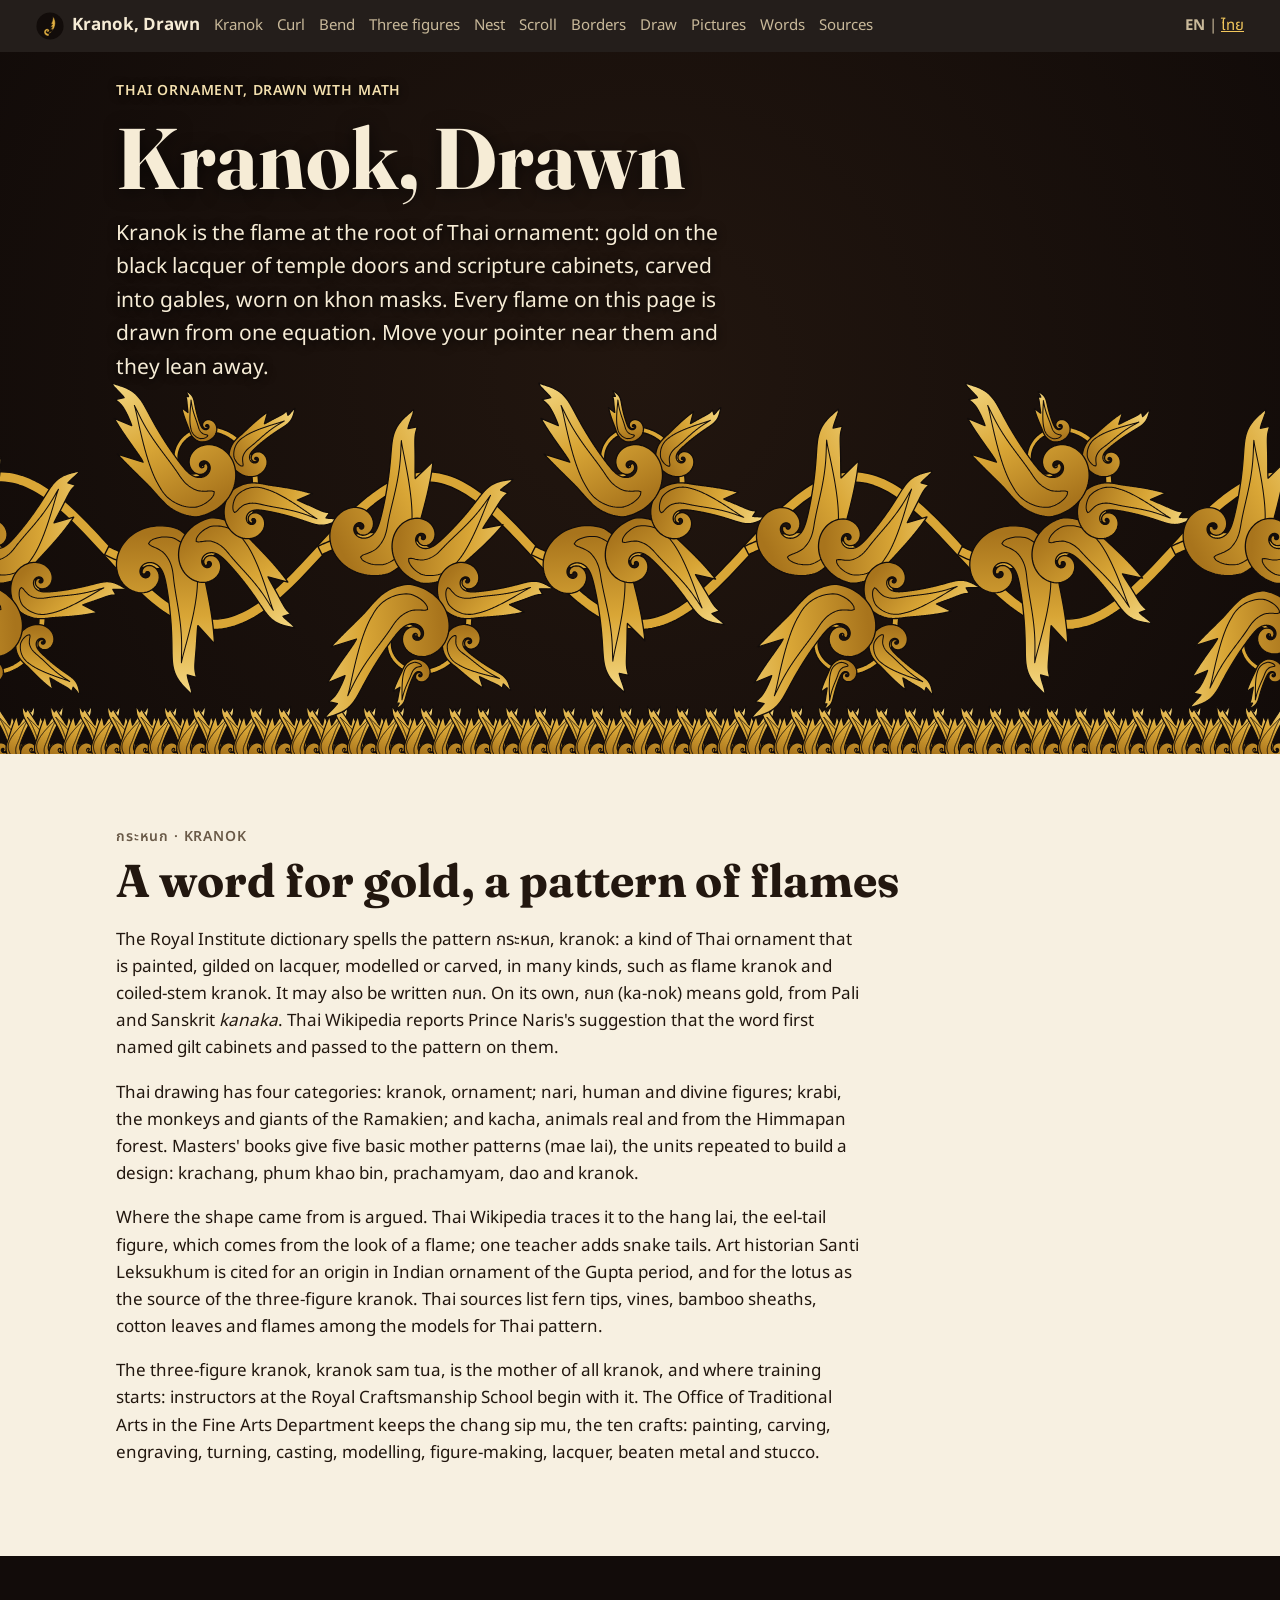
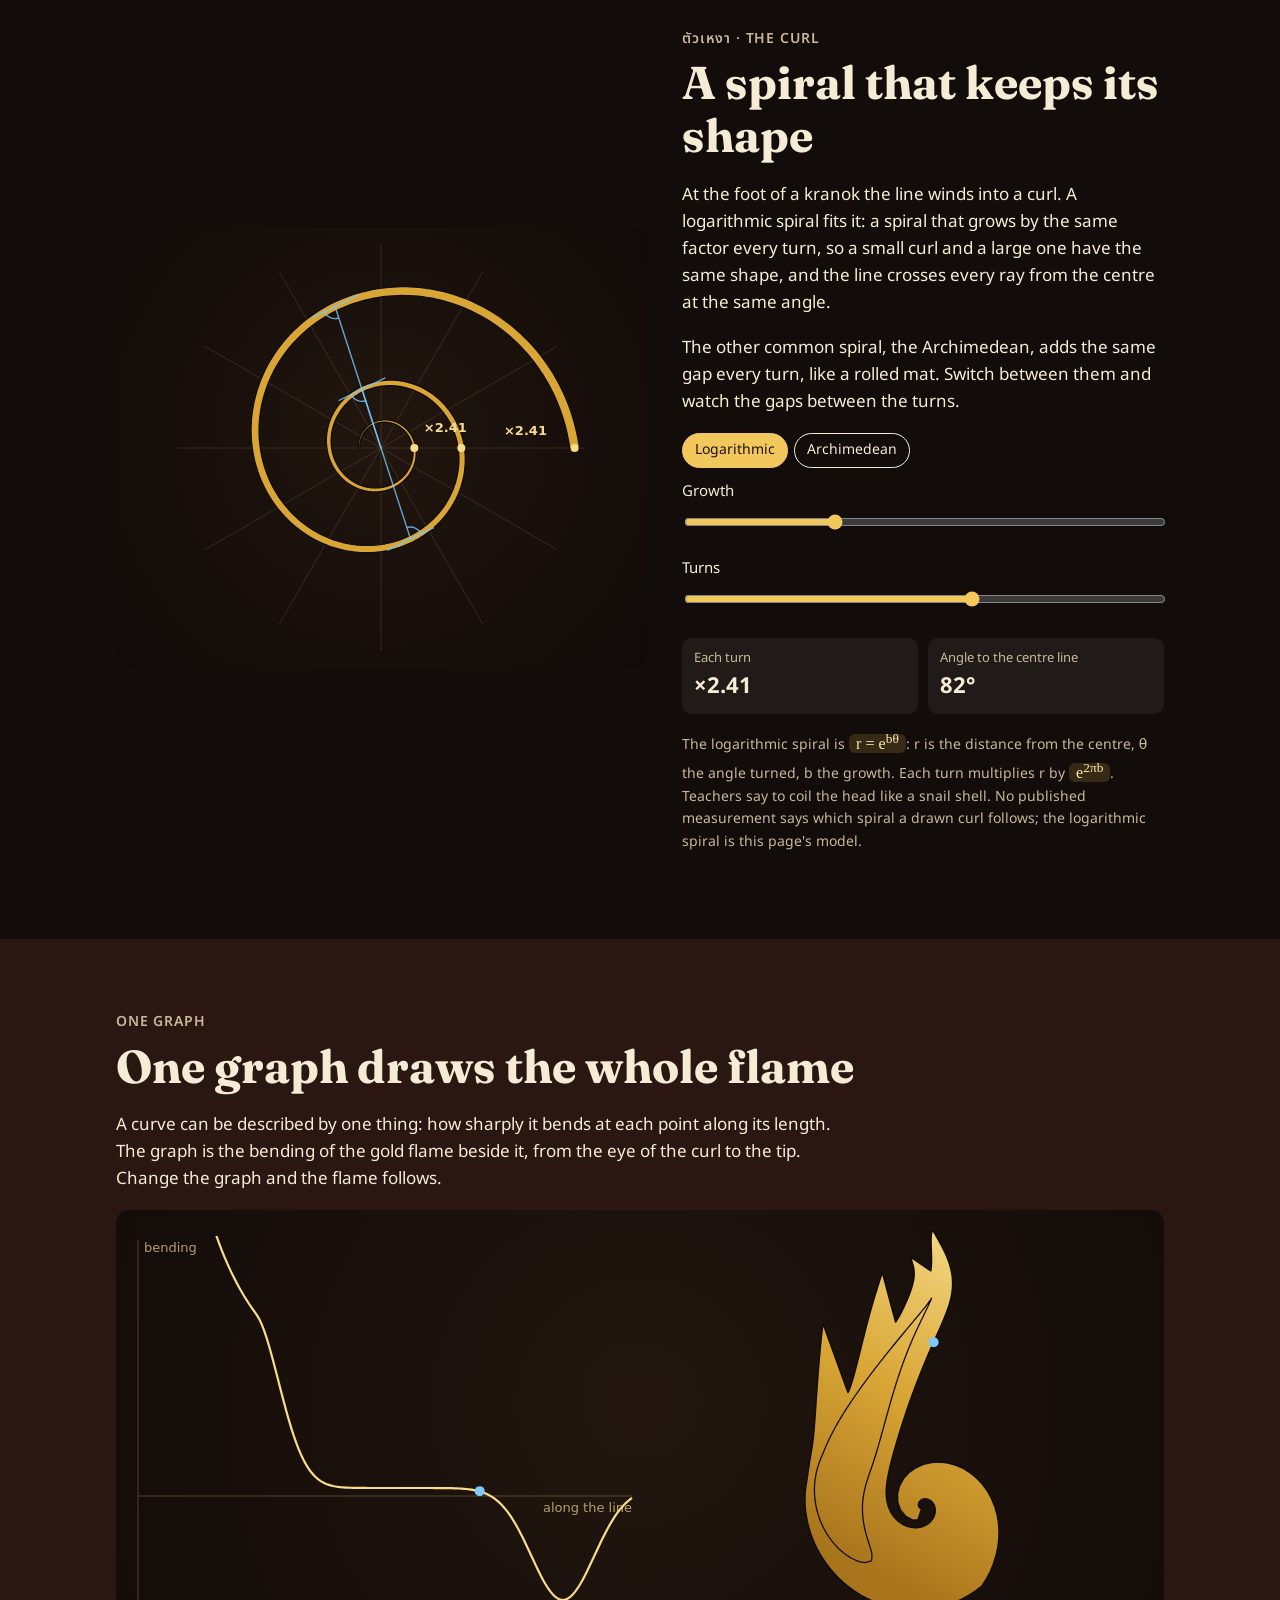
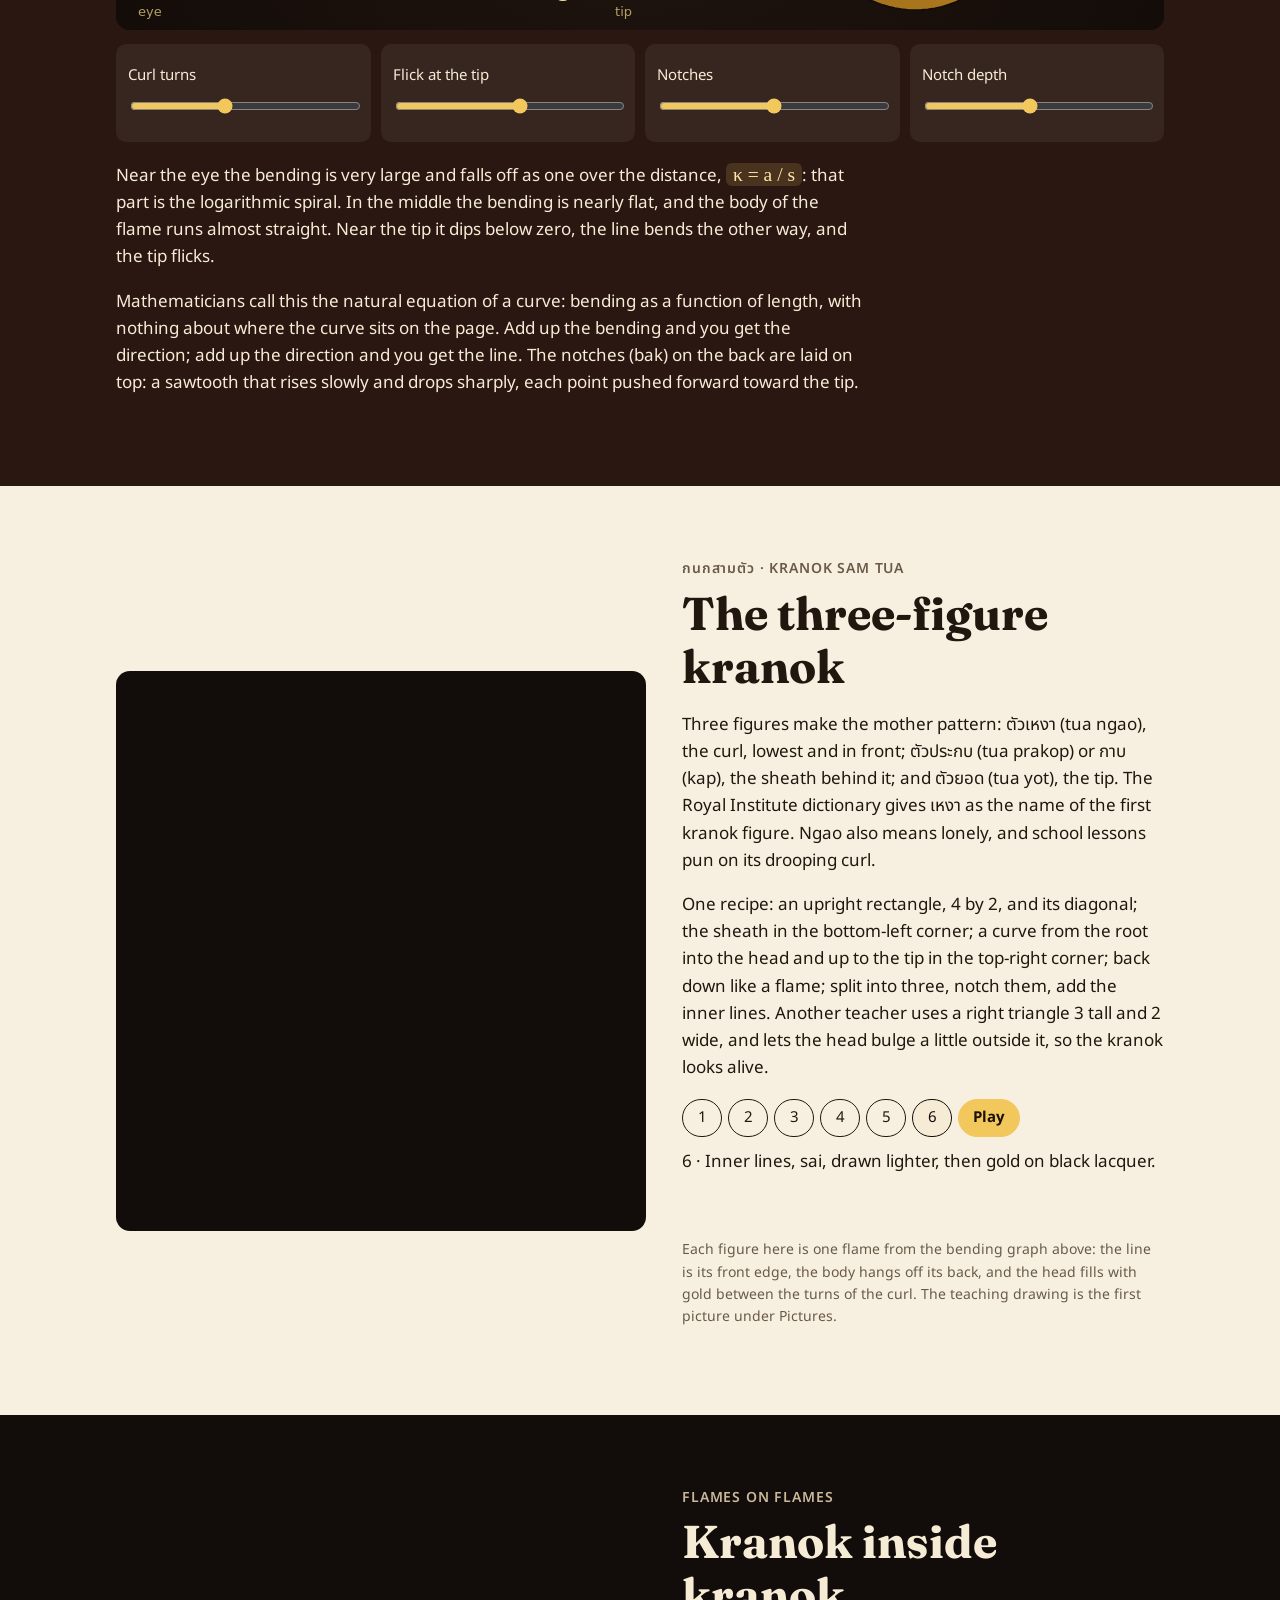
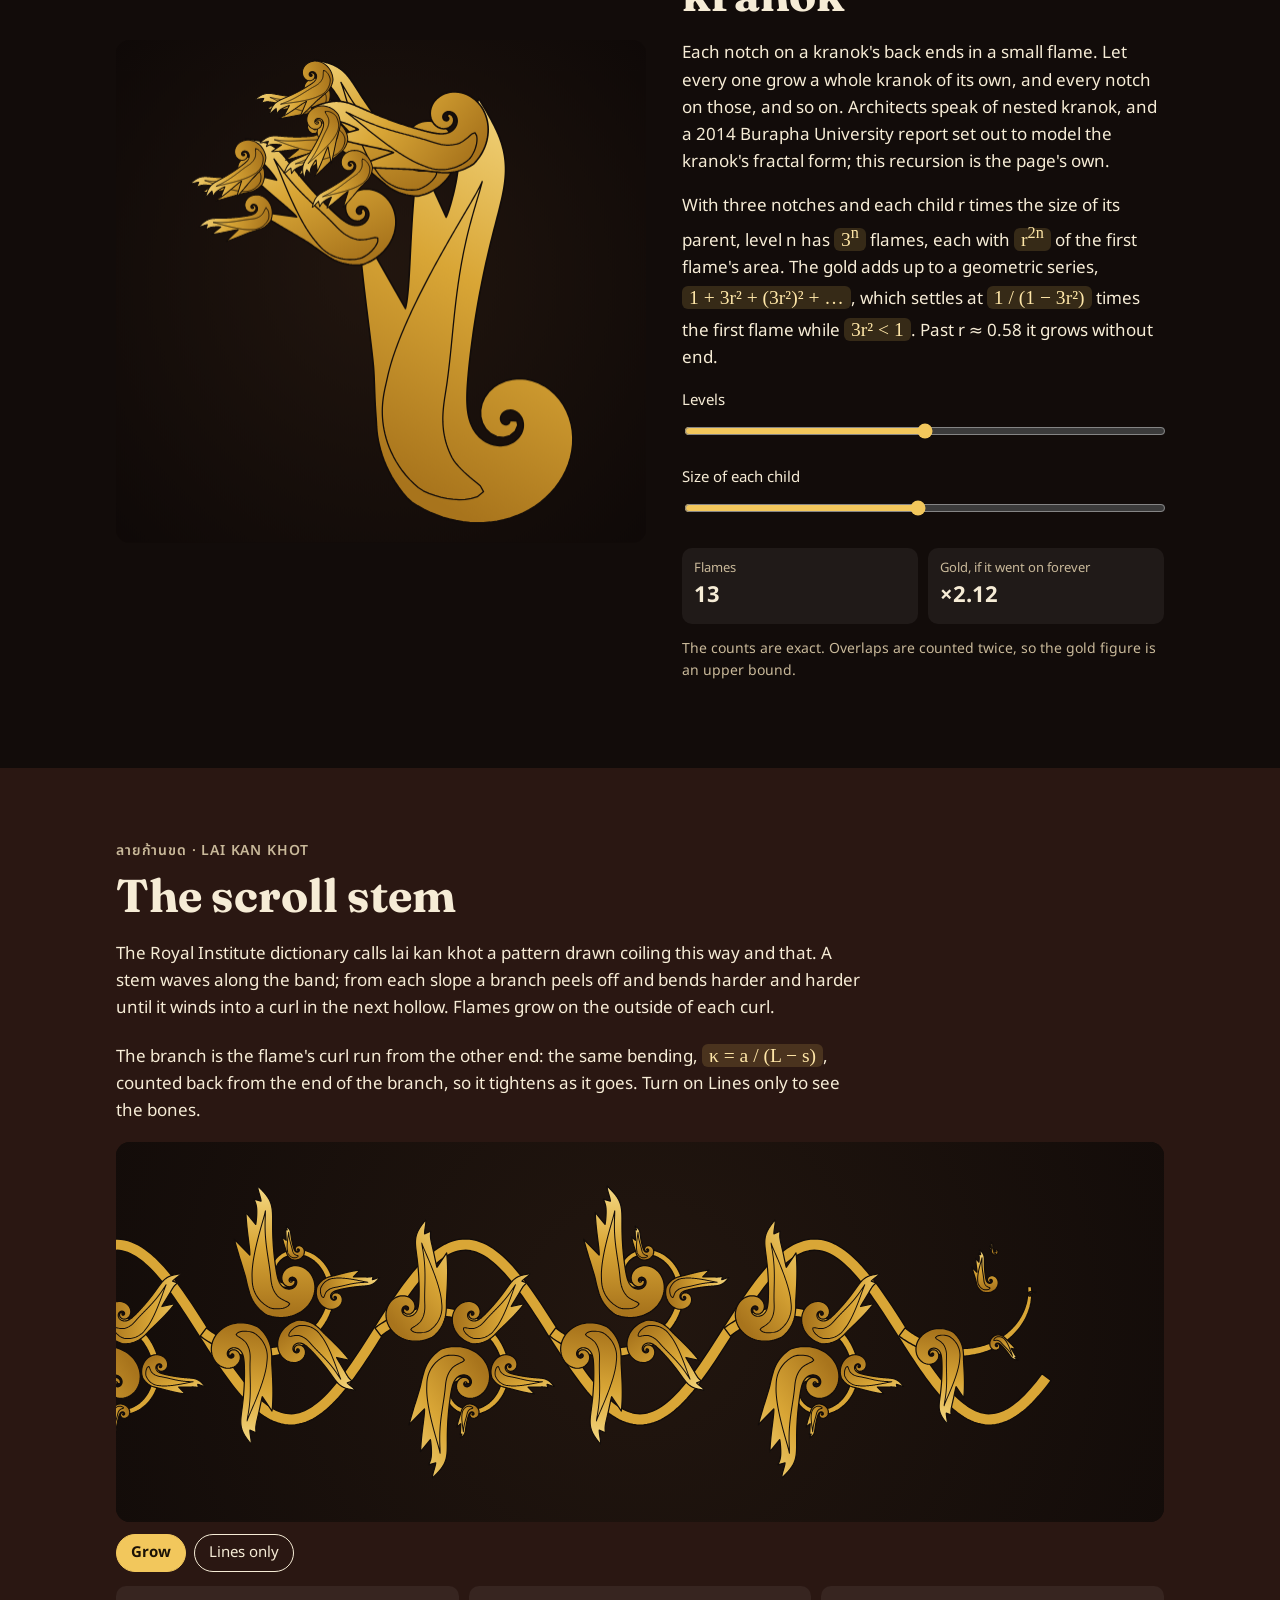
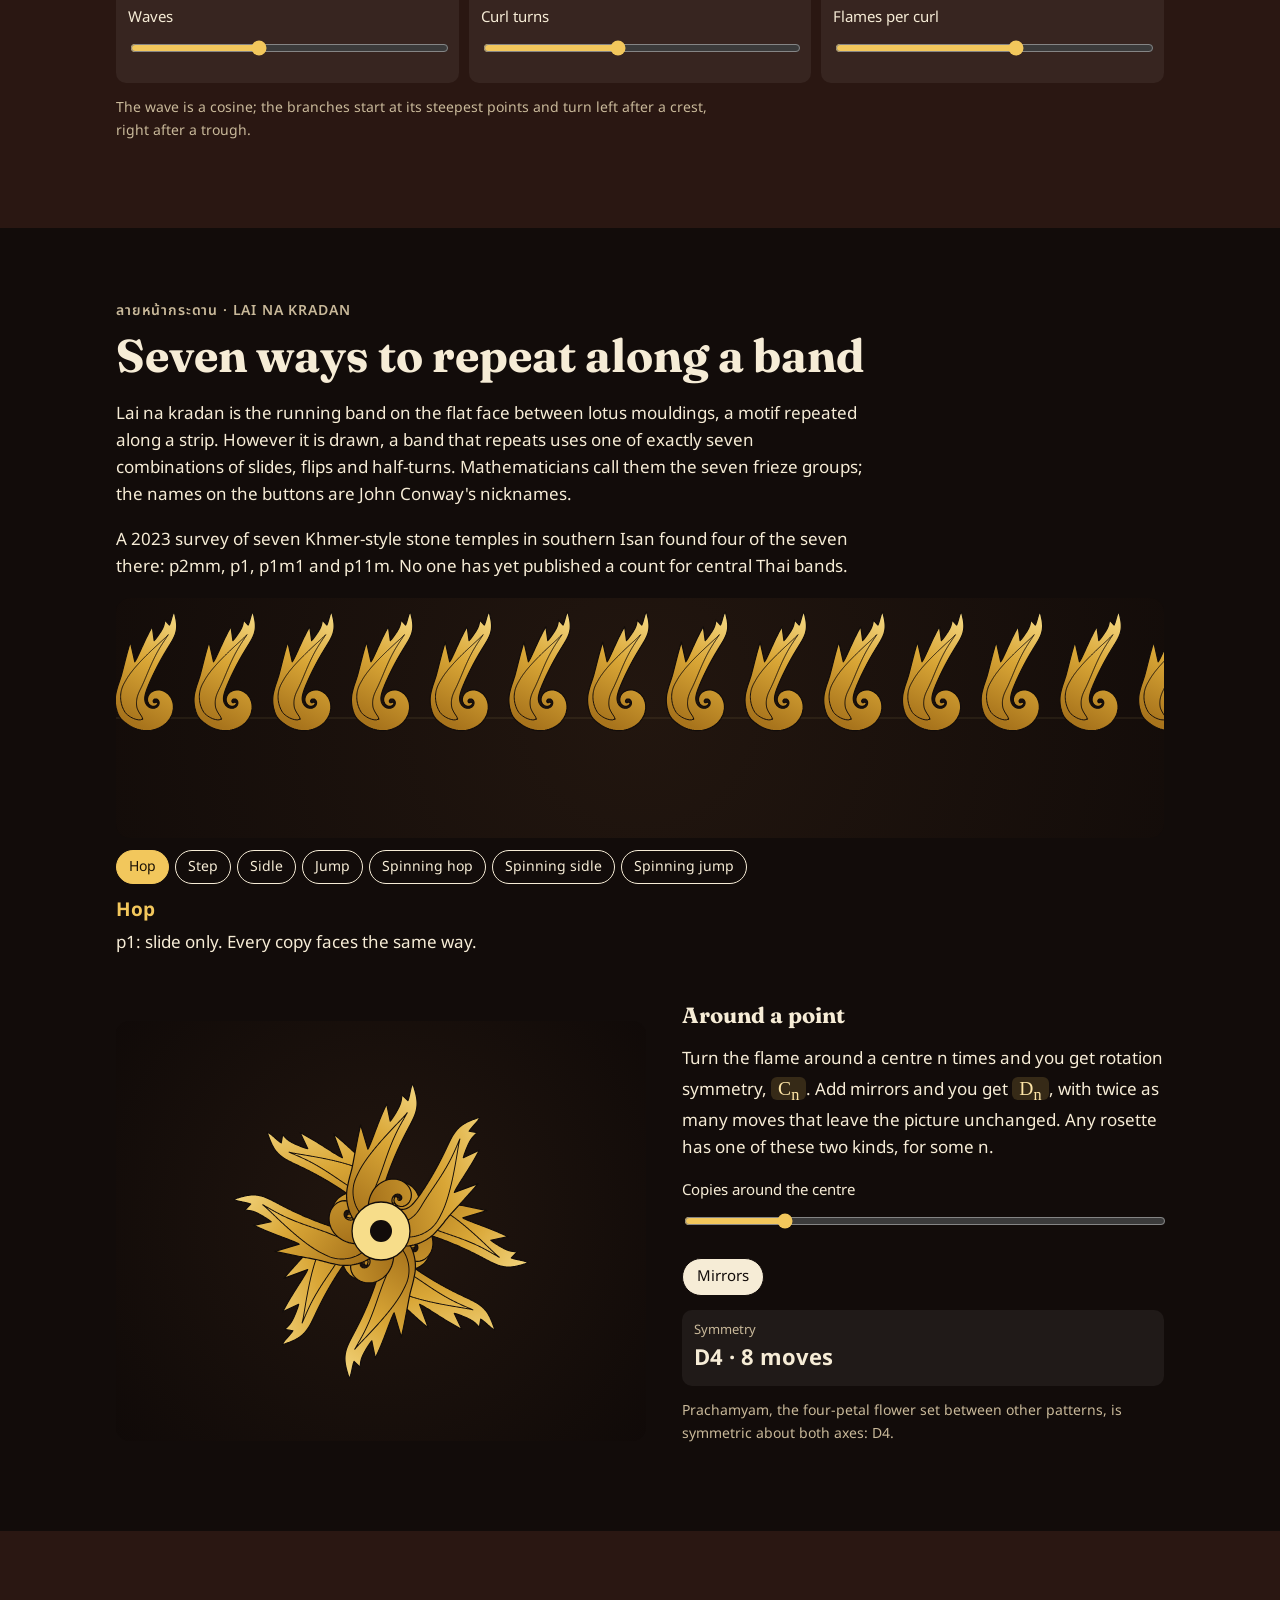
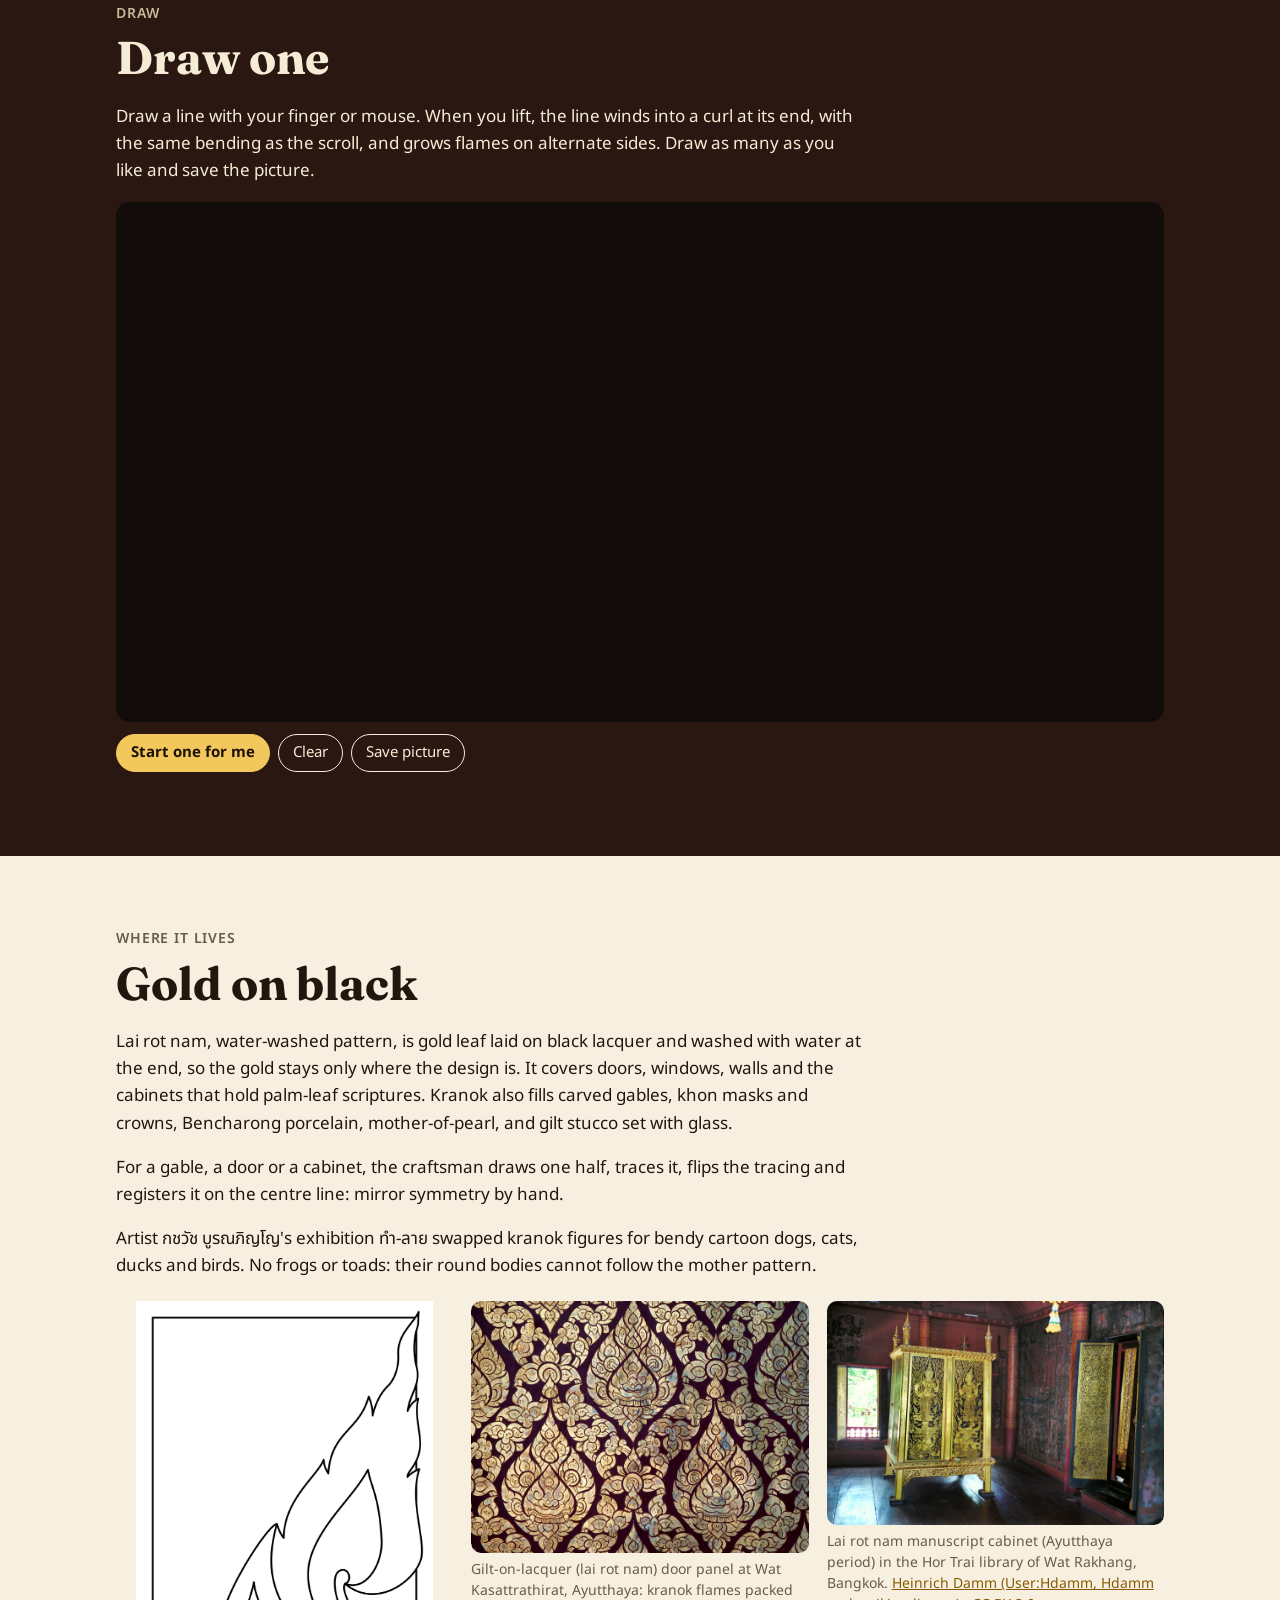
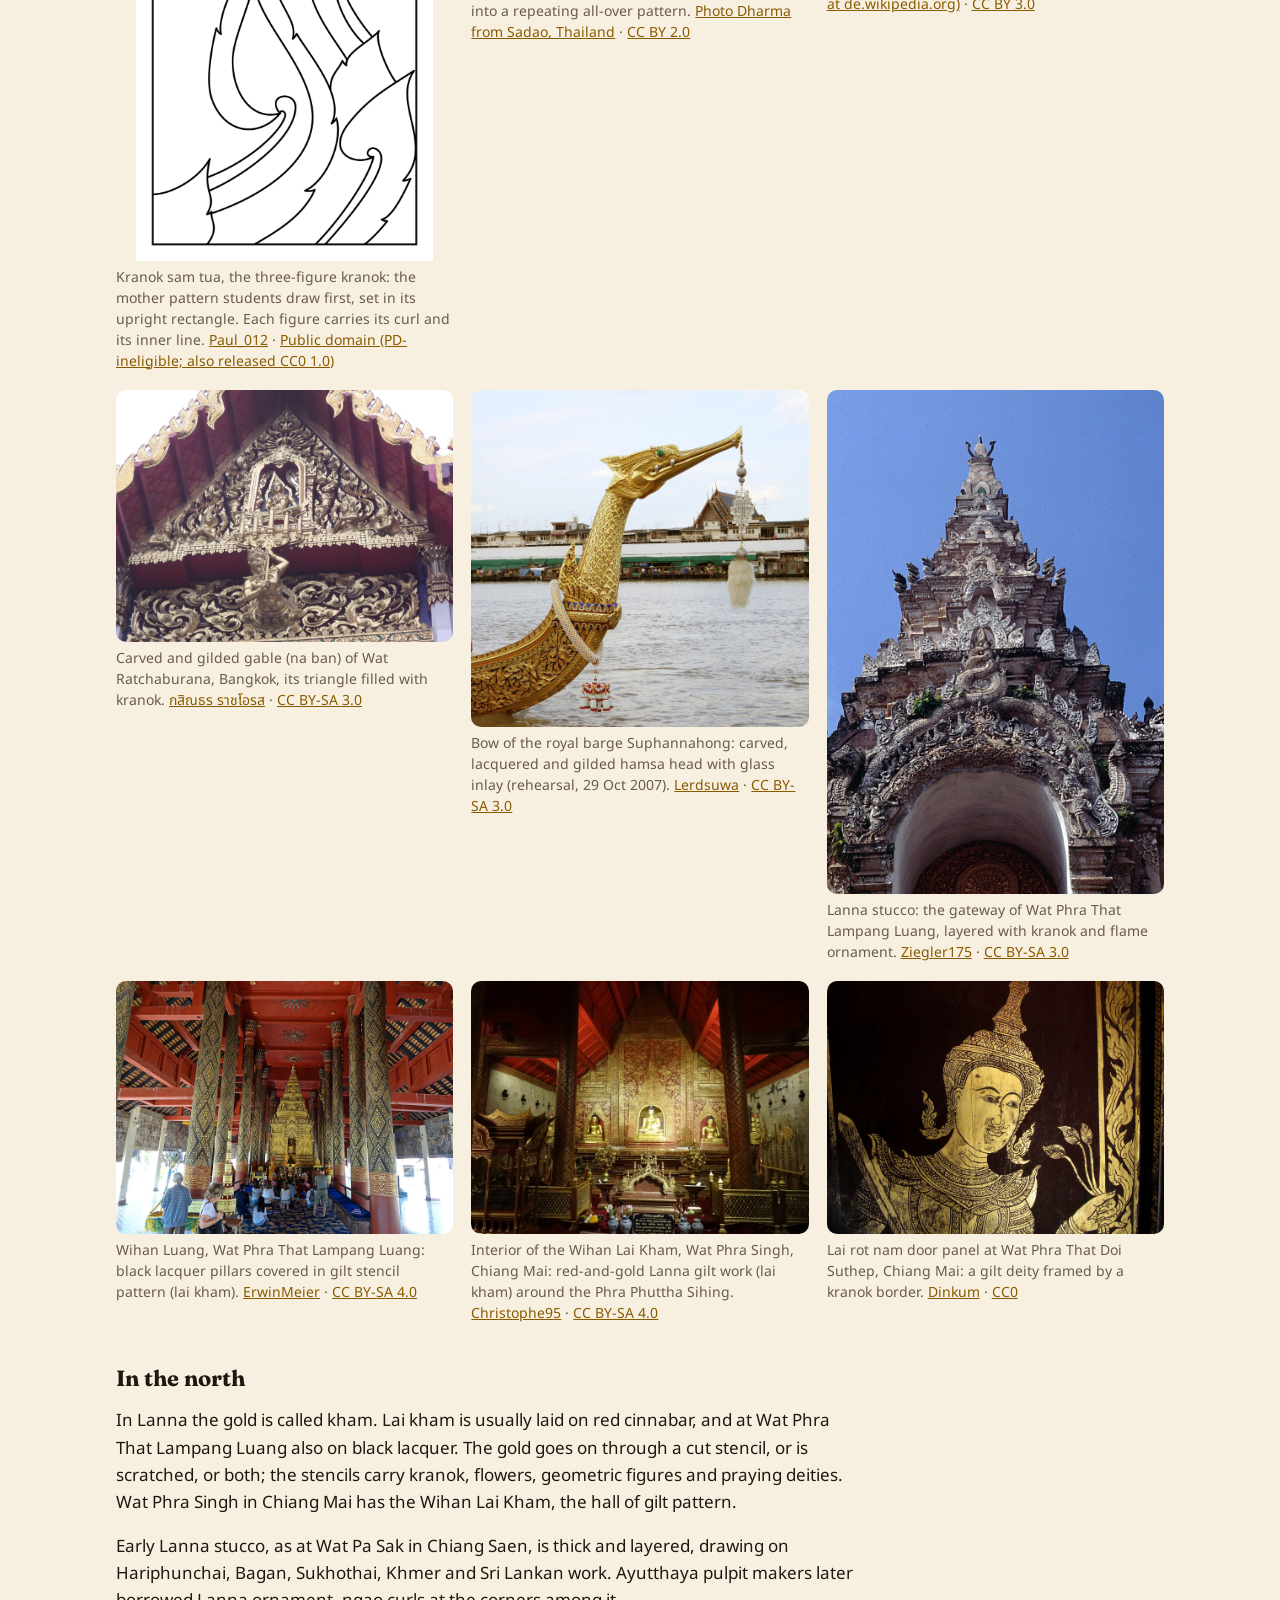
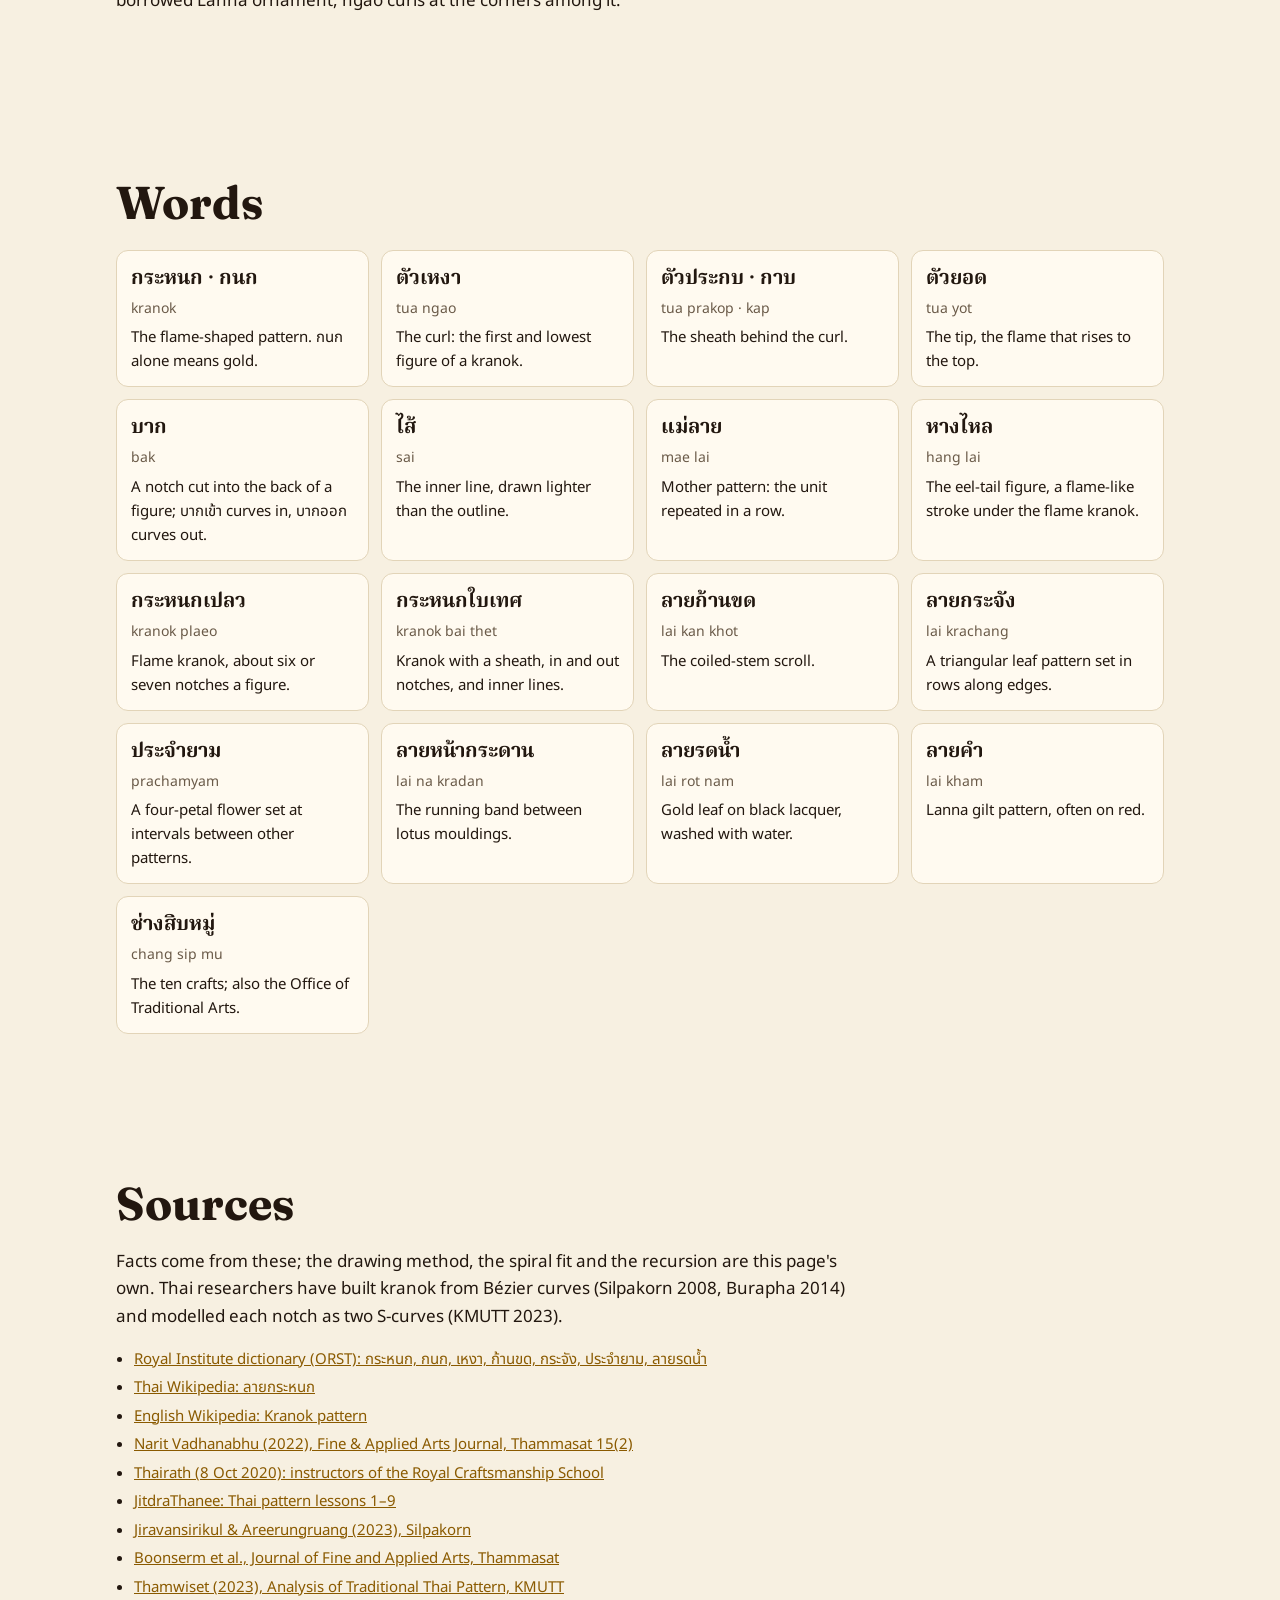
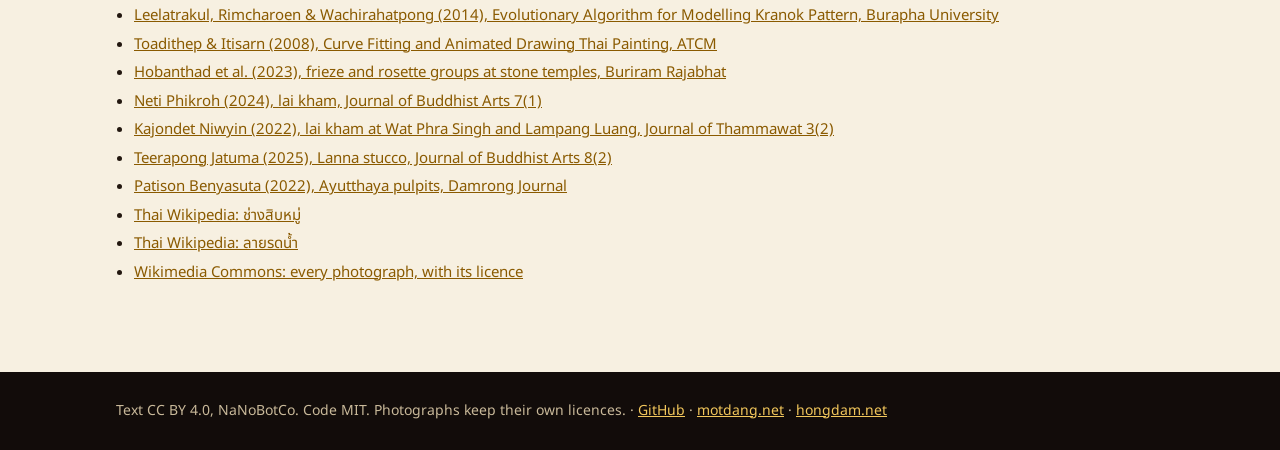
<file: docs/index.html>
<!doctype html><html lang="en" translate="no" class="notranslate"><head>
<meta charset="utf-8"><meta name="viewport" content="width=device-width,initial-scale=1">
<meta name="google" content="notranslate">
<script>if(/[.]translate[.]goog$/.test(location.hostname))location.replace("https://"+location.hostname.slice(0,-15).replace(/--/g,"~").replace(/-/g,".").replace(/~/g,"-")+location.pathname+location.search.replace(/([?&])_x_tr_[^&]*/g,"$1").replace(/[?&]+$/,"").replace(/[?]&+/,"?")+location.hash)</script>
<title>Kranok, Drawn · กนก วาดด้วยคณิต</title>
<meta name="description" content="Kranok, the flame of Thai ornament, drawn with math: the word, the curl, the one graph that bends a flame, the three-figure kranok, flames on flames, the coiled-stem scroll, seven ways to repeat a border, gold on black lacquer and Lanna lai kham. In English and Thai.">
<meta name="theme-color" content="#120c0a">
<link rel="canonical" href="https://motdang.net/sites/kranok/">
<link rel="alternate" hreflang="en" href="https://motdang.net/sites/kranok/"><link rel="alternate" hreflang="th" href="https://motdang.net/sites/kranok/th/"><link rel="alternate" hreflang="x-default" href="https://motdang.net/sites/kranok/">
<meta property="og:type" content="website"><meta property="og:site_name" content="Kranok, Drawn · กนก วาดด้วยคณิต">
<meta property="og:title" content="Kranok, Drawn"><meta property="og:description" content="Kranok, the flame of Thai ornament, drawn with math: the word, the curl, the one graph that bends a flame, the three-figure kranok, flames on flames, the coiled-stem scroll, seven ways to repeat a border, gold on black lacquer and Lanna lai kham. In English and Thai.">
<meta property="og:image" content="https://nanobotco.github.io/kranok/og/index.jpg"><meta property="og:image:width" content="1200"><meta property="og:image:height" content="630"><meta property="og:image:type" content="image/jpeg"><meta property="og:image:alt" content="Card: Kranok, Drawn"><meta name="twitter:card" content="summary_large_image"><meta name="twitter:image" content="https://nanobotco.github.io/kranok/og/index.jpg"><meta name="twitter:image:alt" content="Card: Kranok, Drawn"><meta property="og:url" content="https://motdang.net/sites/kranok/">
<meta property="og:locale" content="en_US"><meta property="og:locale:alternate" content="th_TH">
<link rel="icon" href="icon.svg" type="image/svg+xml">
<link rel="alternate" type="text/plain" href="https://motdang.net/sites/kranok/llms.txt" title="llms.txt">
<link rel="preconnect" href="https://fonts.googleapis.com"><link rel="preconnect" href="https://fonts.gstatic.com" crossorigin>
<link href="https://fonts.googleapis.com/css2?family=Fraunces:opsz,wght@9..144,600;9..144,700&family=Noto+Sans+Thai:wght@400;600;700&family=Noto+Serif+Thai:wght@600;700&display=swap" rel="stylesheet">
<script>if(/[?&]card/.test(location.search))document.documentElement.classList.add("card")</script>
<style>:root{--cave:#120c0a;--rock:#2a1712;--rock2:#3a211a;--ink:#f6ecd6;--dim:#c9b99a;--lamp:#f2c75c;--water:#7cc8ff;--deep:#7a1f17;--line:#9be38c;--paper:#f7f0e1;--pink:#ff8f7a;--pinkd:#c4402a;--text:#22170f;--mute:#6a5a48;--rule:#e2d4b8}
*{box-sizing:border-box}
html{scroll-behavior:smooth;-webkit-text-size-adjust:100%}
body{margin:0;background:var(--paper);color:var(--text);font:17px/1.6 "Noto Sans Thai",system-ui,-apple-system,"Segoe UI",sans-serif}
html[lang=th] body{font-size:18px;line-height:1.75}
a{color:#8a5a00}
.sr{position:absolute;width:1px;height:1px;overflow:hidden;clip:rect(0 0 0 0)}
h1,h2,h3{font-family:Fraunces,"Noto Serif Thai",Georgia,serif;font-weight:700;line-height:1.15;margin:0 0 .4em}
html[lang=th] h1,html[lang=th] h2,html[lang=th] h3{font-family:"Noto Serif Thai",Fraunces,serif;line-height:1.35}
h2{font-size:clamp(28px,4.6vw,46px)}
h3{font-size:22px}
.in{max-width:1080px;margin:0 auto;padding:0 16px}
.kick{font-size:14px;letter-spacing:.06em;text-transform:uppercase;color:var(--mute);margin:0 0 .5em;font-weight:600}
html[lang=th] .kick{text-transform:none;letter-spacing:0}
.intro{font-size:19px;max-width:44em}
.sec{padding:72px 0}
.sec p{max-width:44em}
.dark{background:var(--cave);color:var(--ink)}
.dark a{color:var(--lamp)}
.dark .kick{color:var(--dim)}
.rock{background:var(--rock);color:var(--ink)}
.rock a{color:var(--lamp)}
.rock .kick{color:var(--dim)}
canvas{display:block;width:100%;touch-action:pan-y}
.cv{border-radius:14px;background:#120c0a}
.note{font-size:14px;color:var(--mute);margin-top:.6em}
.dark .note,.rock .note{color:var(--dim)}
/* top bar */
header.top{position:sticky;top:0;z-index:20;background:rgba(18,12,10,.92);backdrop-filter:blur(8px);-webkit-backdrop-filter:blur(8px);color:var(--ink);transition:transform .25s}
header.top .in{display:flex;align-items:center;gap:14px;min-height:52px;max-width:1240px}
.brand{display:flex;align-items:center;gap:8px;color:var(--ink);text-decoration:none;font-weight:700;white-space:nowrap}
.brand svg{width:28px;height:28px}
header.top nav{display:flex;gap:14px;overflow-x:auto;scrollbar-width:none;flex:1;font-size:15px}
header.top nav::-webkit-scrollbar{display:none}
header.top nav a{color:var(--dim);text-decoration:none;white-space:nowrap;padding:6px 0}
header.top nav a:hover{color:var(--lamp)}
.lang{white-space:nowrap;font-size:15px;color:var(--dim)}
.lang a{color:var(--lamp)}
body.nav-away header.top{transform:translateY(-100%)}
@media (max-width:720px){.brand span{display:none}}
/* hero */
.hero{position:relative;background:var(--cave);color:var(--ink);overflow:hidden}
.hero canvas{height:min(78vh,720px);min-height:460px}
.hero-t{position:absolute;left:0;right:0;top:0;padding:28px 16px 0;max-width:1080px;margin:0 auto;pointer-events:none}
.hero-t h1{font-size:clamp(38px,7.4vw,86px);margin:0;text-shadow:0 2px 18px rgba(0,0,0,.6)}
.hero-t .kick{color:#f3dfae;text-shadow:0 1px 8px #000}
.hero-t .lede{font-size:clamp(17px,2.2vw,21px);max-width:30em;text-shadow:0 1px 10px #000;margin:.4em 0 0}
.tbar{display:flex;flex-wrap:wrap;align-items:center;gap:10px 14px;padding:12px 16px 18px;max-width:1080px;margin:0 auto}
.tbar input[type=range]{flex:1 1 280px;accent-color:var(--lamp);min-height:32px}
.tdate{font-weight:700;min-width:9em;font-variant-numeric:tabular-nums}
.tev{flex:1 1 100%;margin:0;min-height:3.4em;color:#e9e3d4;font-size:17px;max-width:46em}
.pill{font:inherit;font-size:15px;border:1.5px solid currentColor;background:transparent;color:inherit;border-radius:999px;padding:6px 14px;cursor:pointer;min-height:36px}
.pill.hot{background:var(--lamp);color:#1b1206;border-color:var(--lamp);font-weight:700}
.pill[aria-pressed=true]{background:var(--ink);color:var(--cave)}
.btns{display:flex;flex-wrap:wrap;gap:8px;margin:12px 0}
html.card header.top,html.card .tbar,html.card main>section:not(.hero),html.card footer{display:none}
html.card .hero canvas{height:100vh;min-height:0}
html.card .hero-t{padding-top:46px;padding-left:56px;max-width:none}
html.card .hero-t h1{font-size:96px}
.ph{display:grid;grid-template-columns:repeat(auto-fit,minmax(300px,1fr));gap:18px;margin-top:20px}
.ph figure{margin:0}
.ph img{width:100%;height:auto;border-radius:10px;display:block;background:#ddd}
.ph figcaption{font-size:14px;color:var(--mute);margin-top:6px;line-height:1.5}
.dark .ph figcaption,.rock .ph figcaption{color:var(--dim)}
.src{font-size:15px;padding-left:1.2em}
.src li{margin:.3em 0}
footer.bot{background:var(--cave);color:var(--dim);padding:28px 0;font-size:14px}
footer.bot a{color:var(--lamp)}
.math{font-family:"STIX Two Math","Cambria Math",Georgia,serif;font-size:1.15em;background:rgba(242,199,92,.14);border-radius:6px;padding:1px 7px;white-space:nowrap}
.dark .math,.rock .math{background:rgba(242,199,92,.16);color:#ffe7a8}
.seg{display:flex;flex-wrap:wrap;gap:6px;margin:12px 0}
.seg .pill{font-size:14px;padding:5px 12px;min-height:34px}
.seg .pill[aria-pressed=true]{background:var(--lamp);color:#1b1206;border-color:var(--lamp)}
.fz{margin-top:8px}
.fz b{font-size:19px;color:var(--lamp)}
.fz p{margin:.2em 0 0}
.steps{display:flex;flex-wrap:wrap;gap:6px;margin:12px 0}
.steps .pill{min-width:40px}
.steptext{min-height:4.8em;margin:.4em 0 0}
.glos{display:grid;grid-template-columns:repeat(auto-fill,minmax(250px,1fr));gap:12px;margin-top:20px}
.glos div{background:#fffaf0;border:1px solid var(--rule);border-radius:12px;padding:12px 14px}
.glos b{display:block;font-size:20px;font-family:"Noto Serif Thai",Fraunces,serif}
.glos i{font-style:normal;color:var(--mute);font-size:14px}
.glos p{margin:.3em 0 0;font-size:15px}
#owncv{cursor:crosshair;touch-action:none}
.cv{background:#120c0a}
.hero{background:#120c0a}
.lede-wrap{max-width:46em}
html.card .cardline{display:block}
.cardline{display:none;font-size:22px;color:#f3dfae;margin-top:16px;text-shadow:0 1px 8px #000}
.cardline span{font-size:18px;color:var(--lamp)}
.two{display:grid;grid-template-columns:1.1fr 1fr;gap:36px;align-items:center}
@media (max-width:860px){.two{grid-template-columns:1fr}}
.readout{display:grid;grid-template-columns:repeat(auto-fit,minmax(140px,1fr));gap:10px;margin:14px 0}
.readout div{background:rgba(255,255,255,.06);border-radius:10px;padding:10px 12px}
.sec:not(.dark):not(.rock) .readout div{background:#efe3c8}
.readout span{display:block;font-size:13px;color:var(--dim)}
.sec:not(.dark):not(.rock) .readout span{color:var(--mute)}
.readout b{font-size:22px;font-variant-numeric:tabular-nums}
input[type=range]{width:100%;accent-color:var(--lamp);min-height:32px}
label.lab{display:block;font-size:15px;margin-top:10px}
@media (prefers-reduced-motion:reduce){html{scroll-behavior:auto}}
.ph img{max-height:560px;object-fit:contain;background:transparent}
html.card .lede{display:none}
</style>
</head><body>
<header class="top"><div class="in"><a class="brand" href="#top"><img src="icon.svg" width="28" height="28" alt=""><span>Kranok, Drawn</span></a>
<nav aria-label="Sections"><a href="#kranok">Kranok</a><a href="#curl">Curl</a><a href="#bend">Bend</a><a href="#three">Three figures</a><a href="#nest">Nest</a><a href="#scroll">Scroll</a><a href="#borders">Borders</a><a href="#draw">Draw</a><a href="#where">Pictures</a><a href="#words">Words</a><a href="#sources">Sources</a></nav>
<span class="lang"><b>EN</b> | <a href="th/" hreflang="th">ไทย</a></span></div></header>
<main><section id="top" class="hero"><canvas id="scene" role="img" aria-label="A gold scroll of kranok flames grows across black lacquer"></canvas>
<div class="hero-t"><p class="kick">Thai ornament, drawn with math</p><h1>Kranok, Drawn</h1><p class="lede">Kranok is the flame at the root of Thai ornament: gold on the black lacquer of temple doors and scripture cabinets, carved into gables, worn on khon masks. Every flame on this page is drawn from one equation. Move your pointer near them and they lean away.</p><p class="cardline">The flame of Thai ornament, drawn with math<br><span>motdang.net/sites/kranok</span></p></div></section>
<section id="kranok" class="sec"><div class="in"><p class="kick">กระหนก · kranok</p><h2>A word for gold, a pattern of flames</h2><p>The Royal Institute dictionary spells the pattern กระหนก, kranok: a kind of Thai ornament that is painted, gilded on lacquer, modelled or carved, in many kinds, such as flame kranok and coiled-stem kranok. It may also be written กนก. On its own, กนก (ka-nok) means gold, from Pali and Sanskrit <i>kanaka</i>. Thai Wikipedia reports Prince Naris's suggestion that the word first named gilt cabinets and passed to the pattern on them.</p><p>Thai drawing has four categories: kranok, ornament; nari, human and divine figures; krabi, the monkeys and giants of the Ramakien; and kacha, animals real and from the Himmapan forest. Masters' books give five basic mother patterns (mae lai), the units repeated to build a design: krachang, phum khao bin, prachamyam, dao and kranok.</p><p>Where the shape came from is argued. Thai Wikipedia traces it to the hang lai, the eel-tail figure, which comes from the look of a flame; one teacher adds snake tails. Art historian Santi Leksukhum is cited for an origin in Indian ornament of the Gupta period, and for the lotus as the source of the three-figure kranok. Thai sources list fern tips, vines, bamboo sheaths, cotton leaves and flames among the models for Thai pattern.</p><p>The three-figure kranok, kranok sam tua, is the mother of all kranok, and where training starts: instructors at the Royal Craftsmanship School begin with it. The Office of Traditional Arts in the Fine Arts Department keeps the chang sip mu, the ten crafts: painting, carving, engraving, turning, casting, modelling, figure-making, lacquer, beaten metal and stucco.</p></div></section>
<section id="curl" class="sec dark"><div class="in two"><div><canvas id="curlcv" class="cv" role="img" aria-label="A spiral that keeps its shape"></canvas></div>
<div><p class="kick">ตัวเหงา · the curl</p><h2>A spiral that keeps its shape</h2><p>At the foot of a kranok the line winds into a curl. A logarithmic spiral fits it: a spiral that grows by the same factor every turn, so a small curl and a large one have the same shape, and the line crosses every ray from the centre at the same angle.</p><p>The other common spiral, the Archimedean, adds the same gap every turn, like a rolled mat. Switch between them and watch the gaps between the turns.</p>
<div class="seg" role="group"><button class="pill" type="button" data-curl="log" aria-pressed="true">Logarithmic</button><button class="pill" type="button" data-curl="arch" aria-pressed="false">Archimedean</button></div>
<div id="cbw"><label class="lab" for="cb">Growth</label><input id="cb" type="range" min="0.06" max="0.32" step="0.005" value="0.14"></div><label class="lab" for="ct">Turns</label><input id="ct" type="range" min="1" max="3.5" step="0.05" value="2.5">
<div class="readout"><div><span>Each turn</span><b id="cr1">–</b></div><div><span>Angle to the centre line</span><b id="cr2">–</b></div></div>
<p class="note">The logarithmic spiral is <span class="math">r = e<sup>bθ</sup></span>: r is the distance from the centre, θ the angle turned, b the growth. Each turn multiplies r by <span class="math">e<sup>2πb</sup></span>. Teachers say to coil the head like a snail shell. No published measurement says which spiral a drawn curl follows; the logarithmic spiral is this page's model.</p></div></div></section>
<section id="bend" class="sec rock"><div class="in"><p class="kick">One graph</p><h2>One graph draws the whole flame</h2><p>A curve can be described by one thing: how sharply it bends at each point along its length. The graph is the bending of the gold flame beside it, from the eye of the curl to the tip. Change the graph and the flame follows.</p>
<canvas id="bendcv" class="cv" role="img" aria-label="One graph draws the whole flame"></canvas>
<div class="readout" style="grid-template-columns:repeat(auto-fit,minmax(200px,1fr))"><div><label class="lab" for="bturns">Curl turns</label><input id="bturns" type="range" min="0.3" max="2.4" step="0.05" value="1.15"></div><div><label class="lab" for="bflick">Flick at the tip</label><input id="bflick" type="range" min="-4" max="16" step="0.5" value="7"></div><div><label class="lab" for="bteeth">Notches</label><input id="bteeth" type="range" min="0" max="6" step="1" value="3"></div><div><label class="lab" for="bdepth">Notch depth</label><input id="bdepth" type="range" min="0" max="1.2" step="0.05" value="0.55"></div></div>
<p>Near the eye the bending is very large and falls off as one over the distance, <span class="math">κ = a / s</span>: that part is the logarithmic spiral. In the middle the bending is nearly flat, and the body of the flame runs almost straight. Near the tip it dips below zero, the line bends the other way, and the tip flicks.</p><p>Mathematicians call this the natural equation of a curve: bending as a function of length, with nothing about where the curve sits on the page. Add up the bending and you get the direction; add up the direction and you get the line. The notches (bak) on the back are laid on top: a sawtooth that rises slowly and drops sharply, each point pushed forward toward the tip.</p></div></section>
<section id="three" class="sec"><div class="in two"><div><canvas id="threecv" class="cv" role="img" aria-label="The three-figure kranok"></canvas></div>
<div><p class="kick">กนกสามตัว · kranok sam tua</p><h2>The three-figure kranok</h2><p>Three figures make the mother pattern: ตัวเหงา (tua ngao), the curl, lowest and in front; ตัวประกบ (tua prakop) or กาบ (kap), the sheath behind it; and ตัวยอด (tua yot), the tip. The Royal Institute dictionary gives เหงา as the name of the first kranok figure. Ngao also means lonely, and school lessons pun on its drooping curl.</p><p>One recipe: an upright rectangle, 4 by 2, and its diagonal; the sheath in the bottom-left corner; a curve from the root into the head and up to the tip in the top-right corner; back down like a flame; split into three, notch them, add the inner lines. Another teacher uses a right triangle 3 tall and 2 wide, and lets the head bulge a little outside it, so the kranok looks alive.</p>
<div class="steps" role="group" aria-label="The three-figure kranok"><button class="pill" type="button" data-step="0" aria-pressed="false">1</button><button class="pill" type="button" data-step="1" aria-pressed="false">2</button><button class="pill" type="button" data-step="2" aria-pressed="false">3</button><button class="pill" type="button" data-step="3" aria-pressed="false">4</button><button class="pill" type="button" data-step="4" aria-pressed="false">5</button><button class="pill" type="button" data-step="5" aria-pressed="false">6</button><button id="tplay" class="pill hot" type="button">Play</button></div>
<p id="steptext" class="steptext" aria-live="polite"></p><p class="note">Each figure here is one flame from the bending graph above: the line is its front edge, the body hangs off its back, and the head fills with gold between the turns of the curl. The teaching drawing is the first picture under Pictures.</p></div></div></section>
<section id="nest" class="sec dark"><div class="in two"><div><canvas id="nestcv" class="cv" role="img" aria-label="Kranok inside kranok"></canvas></div>
<div><p class="kick">Flames on flames</p><h2>Kranok inside kranok</h2><p>Each notch on a kranok's back ends in a small flame. Let every one grow a whole kranok of its own, and every notch on those, and so on. Architects speak of nested kranok, and a 2014 Burapha University report set out to model the kranok's fractal form; this recursion is the page's own.</p><p>With three notches and each child r times the size of its parent, level n has <span class="math">3<sup>n</sup></span> flames, each with <span class="math">r<sup>2n</sup></span> of the first flame's area. The gold adds up to a geometric series, <span class="math">1 + 3r² + (3r²)² + …</span>, which settles at <span class="math">1 / (1 − 3r²)</span> times the first flame while <span class="math">3r² &lt; 1</span>. Past r ≈ 0.58 it grows without end.</p>
<label class="lab" for="ndepth">Levels</label><input id="ndepth" type="range" min="0" max="4" step="1" value="2"><label class="lab" for="nratio">Size of each child</label><input id="nratio" type="range" min="0.25" max="0.6" step="0.01" value="0.42">
<div class="readout"><div><span>Flames</span><b id="ncount">–</b></div><div><span>Gold, if it went on forever</span><b id="ngold">–</b></div></div>
<p class="note">The counts are exact. Overlaps are counted twice, so the gold figure is an upper bound.</p></div></div></section>
<section id="scroll" class="sec rock"><div class="in"><p class="kick">ลายก้านขด · lai kan khot</p><h2>The scroll stem</h2><p>The Royal Institute dictionary calls lai kan khot a pattern drawn coiling this way and that. A stem waves along the band; from each slope a branch peels off and bends harder and harder until it winds into a curl in the next hollow. Flames grow on the outside of each curl.</p><p>The branch is the flame's curl run from the other end: the same bending, <span class="math">κ = a / (L − s)</span>, counted back from the end of the branch, so it tightens as it goes. Turn on Lines only to see the bones.</p>
<canvas id="scrollcv" class="cv" role="img" aria-label="The scroll stem"></canvas>
<div class="btns"><button id="sgrow" class="pill hot" type="button">Grow</button><button id="sbones" class="pill" type="button" aria-pressed="false">Lines only</button></div>
<div class="readout" style="grid-template-columns:repeat(auto-fit,minmax(200px,1fr))"><div><label class="lab" for="swaves">Waves</label><input id="swaves" type="range" min="1" max="6" step="0.5" value="3"></div><div><label class="lab" for="sturns">Curl turns</label><input id="sturns" type="range" min="0.5" max="2.4" step="0.05" value="1.3"></div><div><label class="lab" for="sleaves">Flames per curl</label><input id="sleaves" type="range" min="0" max="7" step="1" value="4"></div></div>
<p class="note">The wave is a cosine; the branches start at its steepest points and turn left after a crest, right after a trough.</p></div></section>
<section id="borders" class="sec dark"><div class="in"><p class="kick">ลายหน้ากระดาน · lai na kradan</p><h2>Seven ways to repeat along a band</h2><p>Lai na kradan is the running band on the flat face between lotus mouldings, a motif repeated along a strip. However it is drawn, a band that repeats uses one of exactly seven combinations of slides, flips and half-turns. Mathematicians call them the seven frieze groups; the names on the buttons are John Conway's nicknames.</p><p>A 2023 survey of seven Khmer-style stone temples in southern Isan found four of the seven there: p2mm, p1, p1m1 and p11m. No one has yet published a count for central Thai bands.</p>
<canvas id="friezecv" class="cv" role="img" aria-label="Seven ways to repeat along a band"></canvas>
<div class="seg" role="group"><button class="pill" type="button" data-f="p1" aria-pressed="true">Hop</button><button class="pill" type="button" data-f="p11g" aria-pressed="false">Step</button><button class="pill" type="button" data-f="p1m1" aria-pressed="false">Sidle</button><button class="pill" type="button" data-f="p11m" aria-pressed="false">Jump</button><button class="pill" type="button" data-f="p2" aria-pressed="false">Spinning hop</button><button class="pill" type="button" data-f="p2mg" aria-pressed="false">Spinning sidle</button><button class="pill" type="button" data-f="p2mm" aria-pressed="false">Spinning jump</button></div><div class="fz"><b id="fname"></b><p id="fdesc"></p></div>
<div class="two" style="margin-top:46px"><div><canvas id="rosecv" class="cv" role="img" aria-label="Around a point"></canvas></div>
<div><h3>Around a point</h3><p>Turn the flame around a centre n times and you get rotation symmetry, <span class="math">C<sub>n</sub></span>. Add mirrors and you get <span class="math">D<sub>n</sub></span>, with twice as many moves that leave the picture unchanged. Any rosette has one of these two kinds, for some n.</p><label class="lab" for="rn">Copies around the centre</label><input id="rn" type="range" min="2" max="12" step="1" value="4">
<div class="btns"><button id="rm" class="pill" type="button" aria-pressed="true">Mirrors</button></div>
<div class="readout"><div><span>Symmetry</span><b id="rsym">–</b></div></div><p class="note">Prachamyam, the four-petal flower set between other patterns, is symmetric about both axes: D4.</p></div></div></div></section>
<section id="draw" class="sec rock"><div class="in"><p class="kick">Draw</p><h2>Draw one</h2><p>Draw a line with your finger or mouse. When you lift, the line winds into a curl at its end, with the same bending as the scroll, and grows flames on alternate sides. Draw as many as you like and save the picture.</p>
<canvas id="owncv" class="cv" role="img" aria-label="Draw a line here"></canvas>
<div class="btns"><button id="oseed" class="pill hot" type="button">Start one for me</button><button id="oclear" class="pill" type="button">Clear</button><button id="osave" class="pill" type="button">Save picture</button></div></div></section>
<section id="where" class="sec"><div class="in"><p class="kick">Where it lives</p><h2>Gold on black</h2><p>Lai rot nam, water-washed pattern, is gold leaf laid on black lacquer and washed with water at the end, so the gold stays only where the design is. It covers doors, windows, walls and the cabinets that hold palm-leaf scriptures. Kranok also fills carved gables, khon masks and crowns, Bencharong porcelain, mother-of-pearl, and gilt stucco set with glass.</p><p>For a gable, a door or a cabinet, the craftsman draws one half, traces it, flips the tracing and registers it on the centre line: mirror symmetry by hand.</p><p>Artist กชวัช บูรณภิญโญ's exhibition ทำ-ลาย swapped kranok figures for bendy cartoon dogs, cats, ducks and birds. No frogs or toads: their round bodies cannot follow the mother pattern.</p>
<div class="ph"><figure><img loading="lazy" src="img/01-kranok-sam-tua-drawing.jpg" width="1600" height="3023" alt="Kranok sam tua, the three-figure kranok: the mother pattern students draw first, set in its upright rectangle. Each figure carries its curl and its inner line."><figcaption>Kranok sam tua, the three-figure kranok: the mother pattern students draw first, set in its upright rectangle. Each figure carries its curl and its inner line. <a href="https://commons.wikimedia.org/wiki/File:Kranok_sam_tua.svg">Paul_012</a> · <a href="https://creativecommons.org/publicdomain/zero/1.0/">Public domain (PD-ineligible; also released CC0 1.0)</a></figcaption></figure><figure><img loading="lazy" src="img/02-lai-rot-nam-door-wat-kasattrathirat.jpg" width="1600" height="1200" alt="Gilt-on-lacquer (lai rot nam) door panel at Wat Kasattrathirat, Ayutthaya: kranok flames packed into a repeating all-over pattern."><figcaption>Gilt-on-lacquer (lai rot nam) door panel at Wat Kasattrathirat, Ayutthaya: kranok flames packed into a repeating all-over pattern. <a href="https://commons.wikimedia.org/wiki/File:048_Door_Pattern_(9192320964).jpg">Photo Dharma from Sadao, Thailand</a> · <a href="https://creativecommons.org/licenses/by/2.0">CC BY 2.0</a></figcaption></figure><figure><img loading="lazy" src="img/03-tripitaka-cabinet-wat-rakhang.jpg" width="1536" height="1024" alt="Lai rot nam manuscript cabinet (Ayutthaya period) in the Hor Trai library of Wat Rakhang, Bangkok."><figcaption>Lai rot nam manuscript cabinet (Ayutthaya period) in the Hor Trai library of Wat Rakhang, Bangkok. <a href="https://commons.wikimedia.org/wiki/File:Watrakhanghortrai052000b.jpg">Heinrich Damm (User:Hdamm, Hdamm at de.wikipedia.org)</a> · <a href="https://creativecommons.org/licenses/by/3.0">CC BY 3.0</a></figcaption></figure><figure><img loading="lazy" src="img/04-gable-wat-ratchaburana.jpg" width="960" height="720" alt="Carved and gilded gable (na ban) of Wat Ratchaburana, Bangkok, its triangle filled with kranok."><figcaption>Carved and gilded gable (na ban) of Wat Ratchaburana, Bangkok, its triangle filled with kranok. <a href="https://commons.wikimedia.org/wiki/File:%E0%B8%AB%E0%B8%99%E0%B9%89%E0%B8%B2%E0%B8%9A%E0%B8%B1%E0%B8%99_%E0%B8%A7%E0%B8%B1%E0%B8%94%E0%B8%A3%E0%B8%B2%E0%B8%8A%E0%B8%9A%E0%B8%B8%E0%B8%A3%E0%B8%93%E0%B8%A3%E0%B8%B2%E0%B8%8A%E0%B8%A7%E0%B8%A3%E0%B8%A7%E0%B8%B4%E0%B8%AB%E0%B8%B2%E0%B8%A3.jpg">กสิณธร ราชโอรส</a> · <a href="https://creativecommons.org/licenses/by-sa/3.0">CC BY-SA 3.0</a></figcaption></figure><figure><img loading="lazy" src="img/05-royal-barge-suphannahong-bow.jpg" width="1600" height="1600" alt="Bow of the royal barge Suphannahong: carved, lacquered and gilded hamsa head with glass inlay (rehearsal, 29 Oct 2007)."><figcaption>Bow of the royal barge Suphannahong: carved, lacquered and gilded hamsa head with glass inlay (rehearsal, 29 Oct 2007). <a href="https://commons.wikimedia.org/wiki/File:Suphannahongsa_bow.jpg">Lerdsuwa</a> · <a href="https://creativecommons.org/licenses/by-sa/3.0">CC BY-SA 3.0</a></figcaption></figure><figure><img loading="lazy" src="img/06-stucco-gate-wat-phra-that-lampang-luang.jpg" width="1600" height="2393" alt="Lanna stucco: the gateway of Wat Phra That Lampang Luang, layered with kranok and flame ornament."><figcaption>Lanna stucco: the gateway of Wat Phra That Lampang Luang, layered with kranok and flame ornament. <a href="https://commons.wikimedia.org/wiki/File:ThaiWatPhrathatLampangLuang02.jpg">Ziegler175</a> · <a href="https://creativecommons.org/licenses/by-sa/3.0">CC BY-SA 3.0</a></figcaption></figure><figure><img loading="lazy" src="img/07-gilt-pillars-wihan-luang-lampang-luang.jpg" width="1600" height="1200" alt="Wihan Luang, Wat Phra That Lampang Luang: black lacquer pillars covered in gilt stencil pattern (lai kham)."><figcaption>Wihan Luang, Wat Phra That Lampang Luang: black lacquer pillars covered in gilt stencil pattern (lai kham). <a href="https://commons.wikimedia.org/wiki/File:Lampang_Luang_02.jpg">ErwinMeier</a> · <a href="https://creativecommons.org/licenses/by-sa/4.0">CC BY-SA 4.0</a></figcaption></figure><figure><img loading="lazy" src="img/08-wihan-lai-kham-wat-phra-singh-chiang-mai.jpg" width="1600" height="1200" alt="Interior of the Wihan Lai Kham, Wat Phra Singh, Chiang Mai: red-and-gold Lanna gilt work (lai kham) around the Phra Phuttha Sihing."><figcaption>Interior of the Wihan Lai Kham, Wat Phra Singh, Chiang Mai: red-and-gold Lanna gilt work (lai kham) around the Phra Phuttha Sihing. <a href="https://commons.wikimedia.org/wiki/File:Interior_of_the_Wihan_Lai_Kham_of_Wat_Phra_Sing_in_Chiang_Mai.jpg">Christophe95</a> · <a href="https://creativecommons.org/licenses/by-sa/4.0">CC BY-SA 4.0</a></figcaption></figure><figure><img loading="lazy" src="img/09-lai-rot-nam-doi-suthep.jpg" width="1600" height="1200" alt="Lai rot nam door panel at Wat Phra That Doi Suthep, Chiang Mai: a gilt deity framed by a kranok border."><figcaption>Lai rot nam door panel at Wat Phra That Doi Suthep, Chiang Mai: a gilt deity framed by a kranok border. <a href="https://commons.wikimedia.org/wiki/File:Wat_Phra_That_Doi_Suthep_D_29.jpg">Dinkum</a> · <a href="https://creativecommons.org/publicdomain/zero/1.0">CC0</a></figcaption></figure></div>
<h3 style="margin-top:42px">In the north</h3><p>In Lanna the gold is called kham. Lai kham is usually laid on red cinnabar, and at Wat Phra That Lampang Luang also on black lacquer. The gold goes on through a cut stencil, or is scratched, or both; the stencils carry kranok, flowers, geometric figures and praying deities. Wat Phra Singh in Chiang Mai has the Wihan Lai Kham, the hall of gilt pattern.</p><p>Early Lanna stucco, as at Wat Pa Sak in Chiang Saen, is thick and layered, drawing on Hariphunchai, Bagan, Sukhothai, Khmer and Sri Lankan work. Ayutthaya pulpit makers later borrowed Lanna ornament, ngao curls at the corners among it.</p></div></section>
<section id="words" class="sec"><div class="in"><h2>Words</h2><div class="glos"><div><b>กระหนก · กนก</b><i>kranok</i><p>The flame-shaped pattern. กนก alone means gold.</p></div><div><b>ตัวเหงา</b><i>tua ngao</i><p>The curl: the first and lowest figure of a kranok.</p></div><div><b>ตัวประกบ · กาบ</b><i>tua prakop · kap</i><p>The sheath behind the curl.</p></div><div><b>ตัวยอด</b><i>tua yot</i><p>The tip, the flame that rises to the top.</p></div><div><b>บาก</b><i>bak</i><p>A notch cut into the back of a figure; บากเข้า curves in, บากออก curves out.</p></div><div><b>ไส้</b><i>sai</i><p>The inner line, drawn lighter than the outline.</p></div><div><b>แม่ลาย</b><i>mae lai</i><p>Mother pattern: the unit repeated in a row.</p></div><div><b>หางไหล</b><i>hang lai</i><p>The eel-tail figure, a flame-like stroke under the flame kranok.</p></div><div><b>กระหนกเปลว</b><i>kranok plaeo</i><p>Flame kranok, about six or seven notches a figure.</p></div><div><b>กระหนกใบเทศ</b><i>kranok bai thet</i><p>Kranok with a sheath, in and out notches, and inner lines.</p></div><div><b>ลายก้านขด</b><i>lai kan khot</i><p>The coiled-stem scroll.</p></div><div><b>ลายกระจัง</b><i>lai krachang</i><p>A triangular leaf pattern set in rows along edges.</p></div><div><b>ประจำยาม</b><i>prachamyam</i><p>A four-petal flower set at intervals between other patterns.</p></div><div><b>ลายหน้ากระดาน</b><i>lai na kradan</i><p>The running band between lotus mouldings.</p></div><div><b>ลายรดน้ำ</b><i>lai rot nam</i><p>Gold leaf on black lacquer, washed with water.</p></div><div><b>ลายคำ</b><i>lai kham</i><p>Lanna gilt pattern, often on red.</p></div><div><b>ช่างสิบหมู่</b><i>chang sip mu</i><p>The ten crafts; also the Office of Traditional Arts.</p></div></div></div></section>
<section id="sources" class="sec"><div class="in"><h2>Sources</h2><p>Facts come from these; the drawing method, the spiral fit and the recursion are this page&#x27;s own. Thai researchers have built kranok from Bézier curves (Silpakorn 2008, Burapha 2014) and modelled each notch as two S-curves (KMUTT 2023).</p><ul class="src"><li><a href="https://dictionary.orst.go.th/">Royal Institute dictionary (ORST): กระหนก, กนก, เหงา, ก้านขด, กระจัง, ประจำยาม, ลายรดน้ำ</a></li><li><a href="https://th.wikipedia.org/wiki/%E0%B8%A5%E0%B8%B2%E0%B8%A2%E0%B8%81%E0%B8%A3%E0%B8%B0%E0%B8%AB%E0%B8%99%E0%B8%81">Thai Wikipedia: ลายกระหนก</a></li><li><a href="https://en.wikipedia.org/wiki/Kranok_pattern">English Wikipedia: Kranok pattern</a></li><li><a href="https://so05.tci-thaijo.org/index.php/fineartstujournal/article/view/261678">Narit Vadhanabhu (2022), Fine &amp; Applied Arts Journal, Thammasat 15(2)</a></li><li><a href="https://www.thairath.co.th/scoop/1947195">Thairath (8 Oct 2020): instructors of the Royal Craftsmanship School</a></li><li><a href="https://jitdrathanee.com/studio/lesson05.htm">JitdraThanee: Thai pattern lessons 1–9</a></li><li><a href="https://so01.tci-thaijo.org/index.php/AJA/article/view/266371">Jiravansirikul &amp; Areerungruang (2023), Silpakorn</a></li><li><a href="https://so05.tci-thaijo.org/index.php/arts/article/download/256174/172596">Boonserm et al., Journal of Fine and Applied Arts, Thammasat</a></li><li><a href="https://soad.kmutt.ac.th/wp-content/uploads/2023/12/2023INTC02.pdf">Thamwiset (2023), Analysis of Traditional Thai Pattern, KMUTT</a></li><li><a href="https://buuir.buu.ac.th/jspui/bitstream/1234567890/17675/1/2569-538.pdf">Leelatrakul, Rimcharoen &amp; Wachirahatpong (2014), Evolutionary Algorithm for Modelling Kranok Pattern, Burapha University</a></li><li><a href="https://atcm.mathandtech.org/ep2008/papers_full/2412008_15316.pdf">Toadithep &amp; Itisarn (2008), Curve Fitting and Animated Drawing Thai Painting, ATCM</a></li><li><a href="https://ph02.tci-thaijo.org/index.php/scibru/article/view/249117">Hobanthad et al. (2023), frieze and rosette groups at stone temples, Buriram Rajabhat</a></li><li><a href="https://so09.tci-thaijo.org/index.php/barts/article/view/4579">Neti Phikroh (2024), lai kham, Journal of Buddhist Arts 7(1)</a></li><li><a href="https://so09.tci-thaijo.org/index.php/tmwj/article/view/585">Kajondet Niwyin (2022), lai kham at Wat Phra Singh and Lampang Luang, Journal of Thammawat 3(2)</a></li><li><a href="https://so09.tci-thaijo.org/index.php/barts/article/view/7722">Teerapong Jatuma (2025), Lanna stucco, Journal of Buddhist Arts 8(2)</a></li><li><a href="https://so01.tci-thaijo.org/index.php/damrong/article/view/254845">Patison Benyasuta (2022), Ayutthaya pulpits, Damrong Journal</a></li><li><a href="https://th.wikipedia.org/wiki/%E0%B8%8A%E0%B9%88%E0%B8%B2%E0%B8%87%E0%B8%AA%E0%B8%B4%E0%B8%9A%E0%B8%AB%E0%B8%A1%E0%B8%B9%E0%B9%88">Thai Wikipedia: ช่างสิบหมู่</a></li><li><a href="https://th.wikipedia.org/wiki/%E0%B8%A5%E0%B8%B2%E0%B8%A2%E0%B8%A3%E0%B8%94%E0%B8%99%E0%B9%89%E0%B8%B3">Thai Wikipedia: ลายรดน้ำ</a></li><li><a href="https://commons.wikimedia.org/">Wikimedia Commons: every photograph, with its licence</a></li></ul></div></section>
</main><footer class="bot"><div class="in">Text CC BY 4.0, NaNoBotCo. Code MIT. Photographs keep their own licences. · <a href="https://github.com/NaNoBotCo/kranok">GitHub</a> · <a href="https://motdang.net/">motdang.net</a> · <a href="https://hongdam.net/">hongdam.net</a></div></footer>
<script>window.UI={"same_gap": "same gap", "changes": "changes", "b_axis_y": "bending", "b_axis_x": "along the line", "b_eye": "eye", "b_tip": "tip", "r_moves": "moves", "own_hint": "Draw a line here", "frieze": {"p1": ["Hop", "p1: slide only. Every copy faces the same way."], "p11g": ["Step", "p11g: slide, then flip over the middle line, like footprints."], "p1m1": ["Sidle", "p1m1: upright mirrors between neighbours."], "p11m": ["Jump", "p11m: one mirror along the middle line."], "p2": ["Spinning hop", "p2: half-turns between neighbours."], "p2mg": ["Spinning sidle", "p2mg: upright mirrors and footprints together."], "p2mm": ["Spinning jump", "p2mm: mirrors both ways."]}, "steps": ["Rough out an upright rectangle, twice as tall as it is wide, and draw the diagonal from bottom left to top right.", "The curl, tua ngao: lowest and in front, its head coiled like a snail shell.", "The sheath, tua prakop or kap: behind the curl, handing the line on.", "The tip, tua yot: the flame that rises to the top corner.", "Notches, bak, cut into the back of each figure.", "Inner lines, sai, drawn lighter, then gold on black lacquer."], "part_names": ["ตัวเหงา · curl", "ตัวประกบ · sheath", "ตัวยอด · tip"], "play": "Play", "pause": "Pause", "lang": "en"};</script>
<script src="kranok.js"></script><script src="three.js"></script><script src="app.js"></script><script src="top.js"></script>
</body></html>
</file>
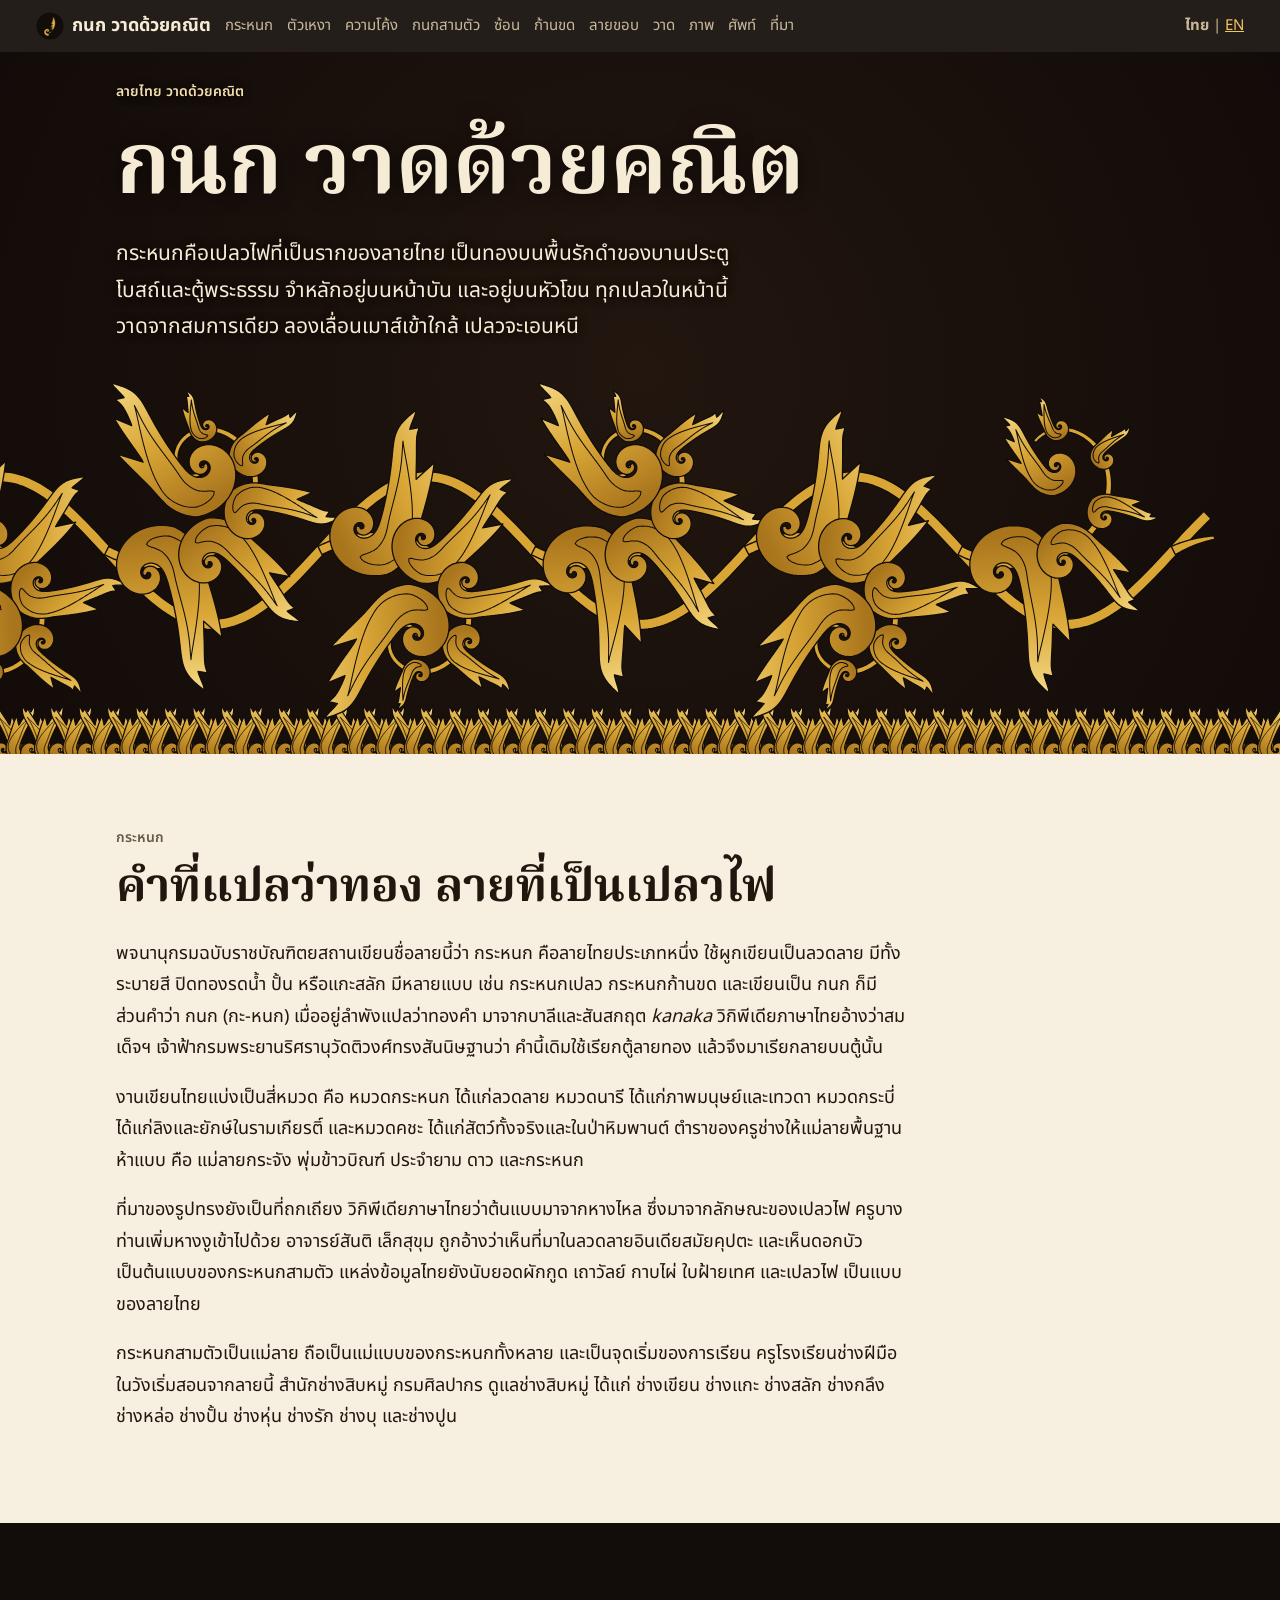
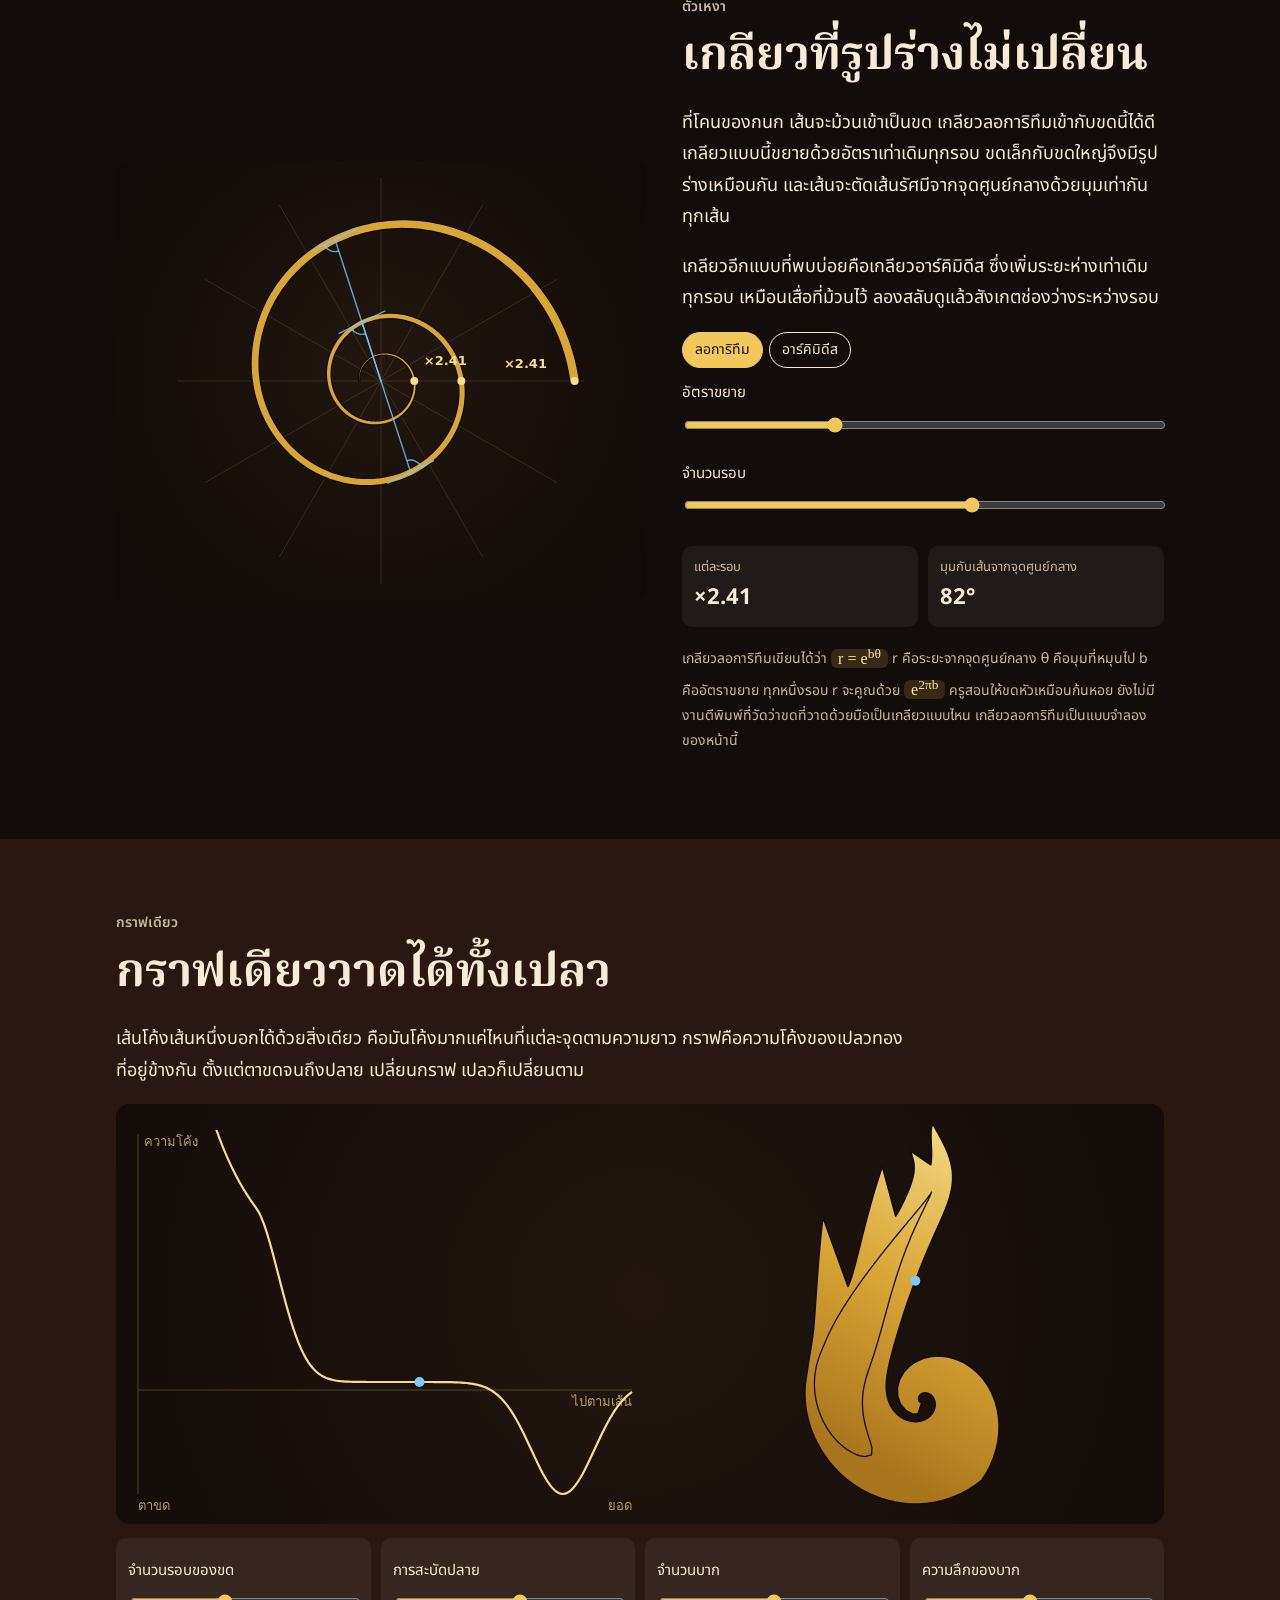
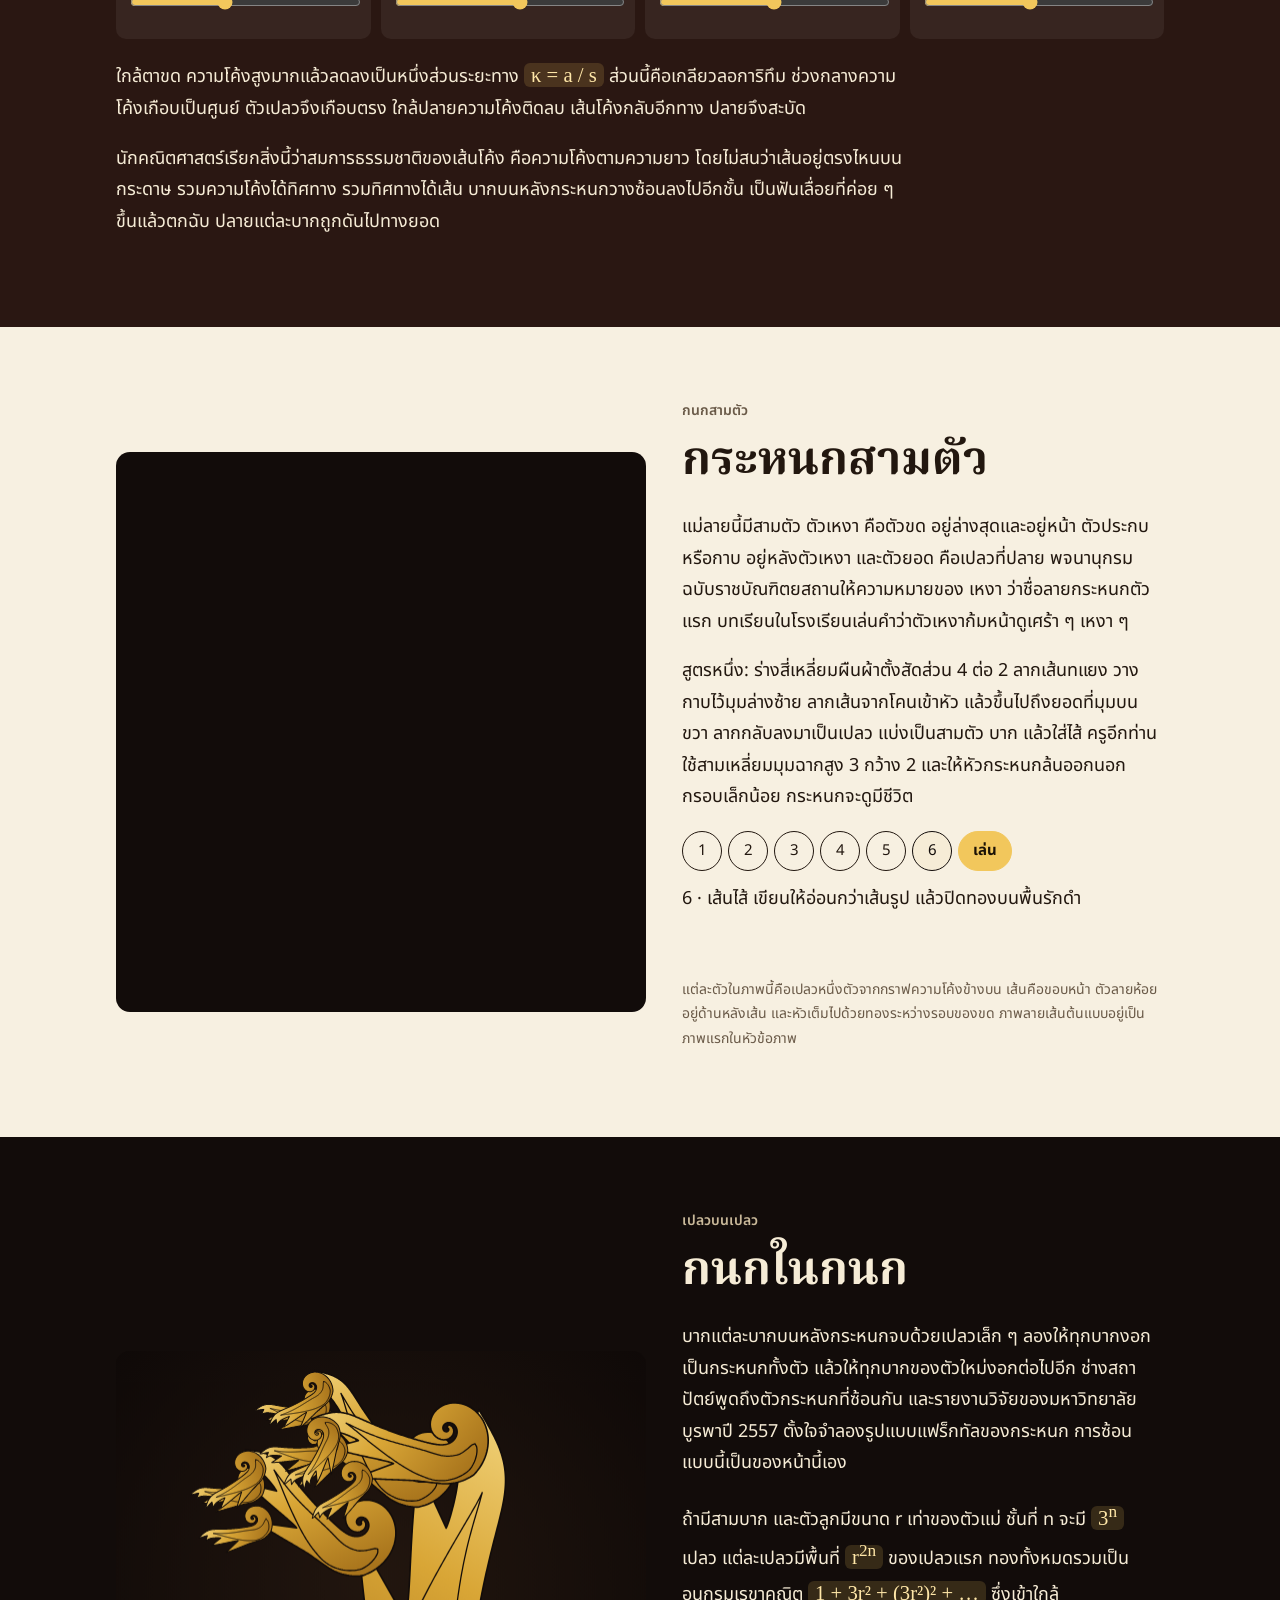
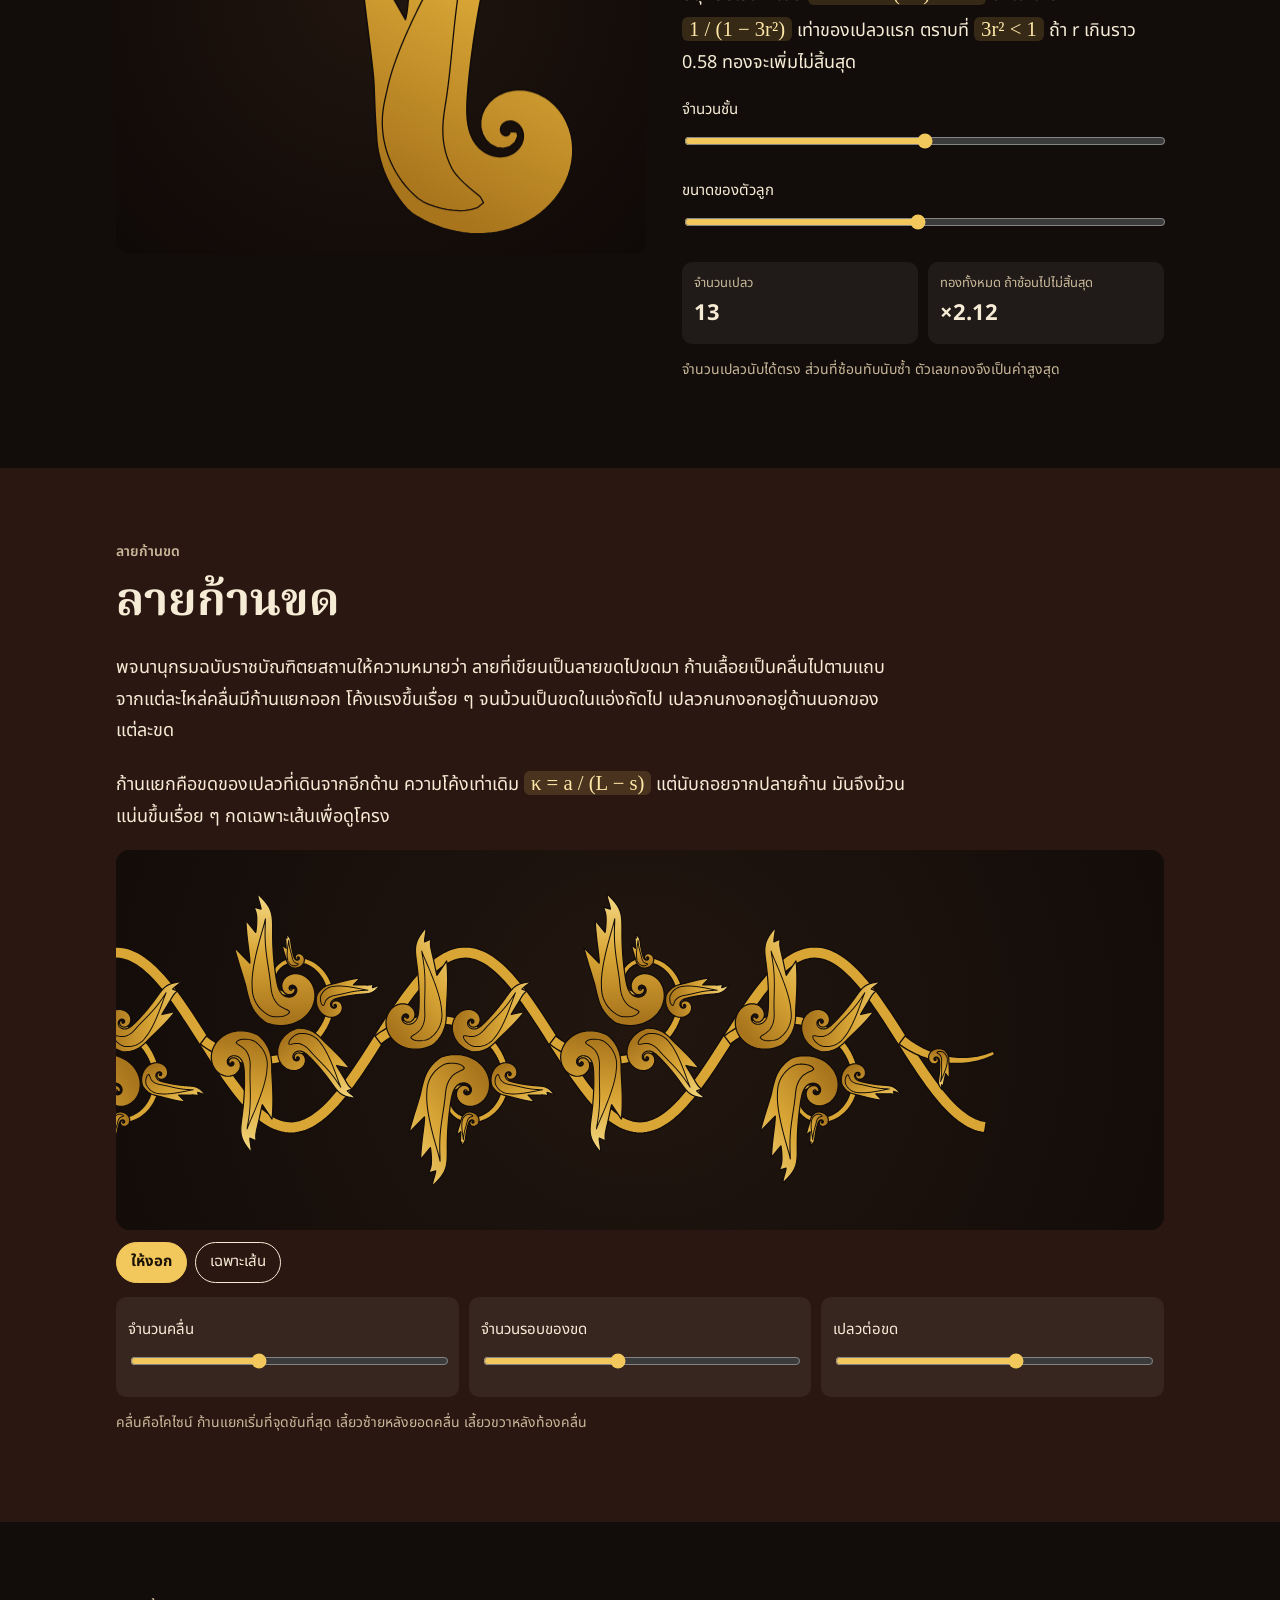
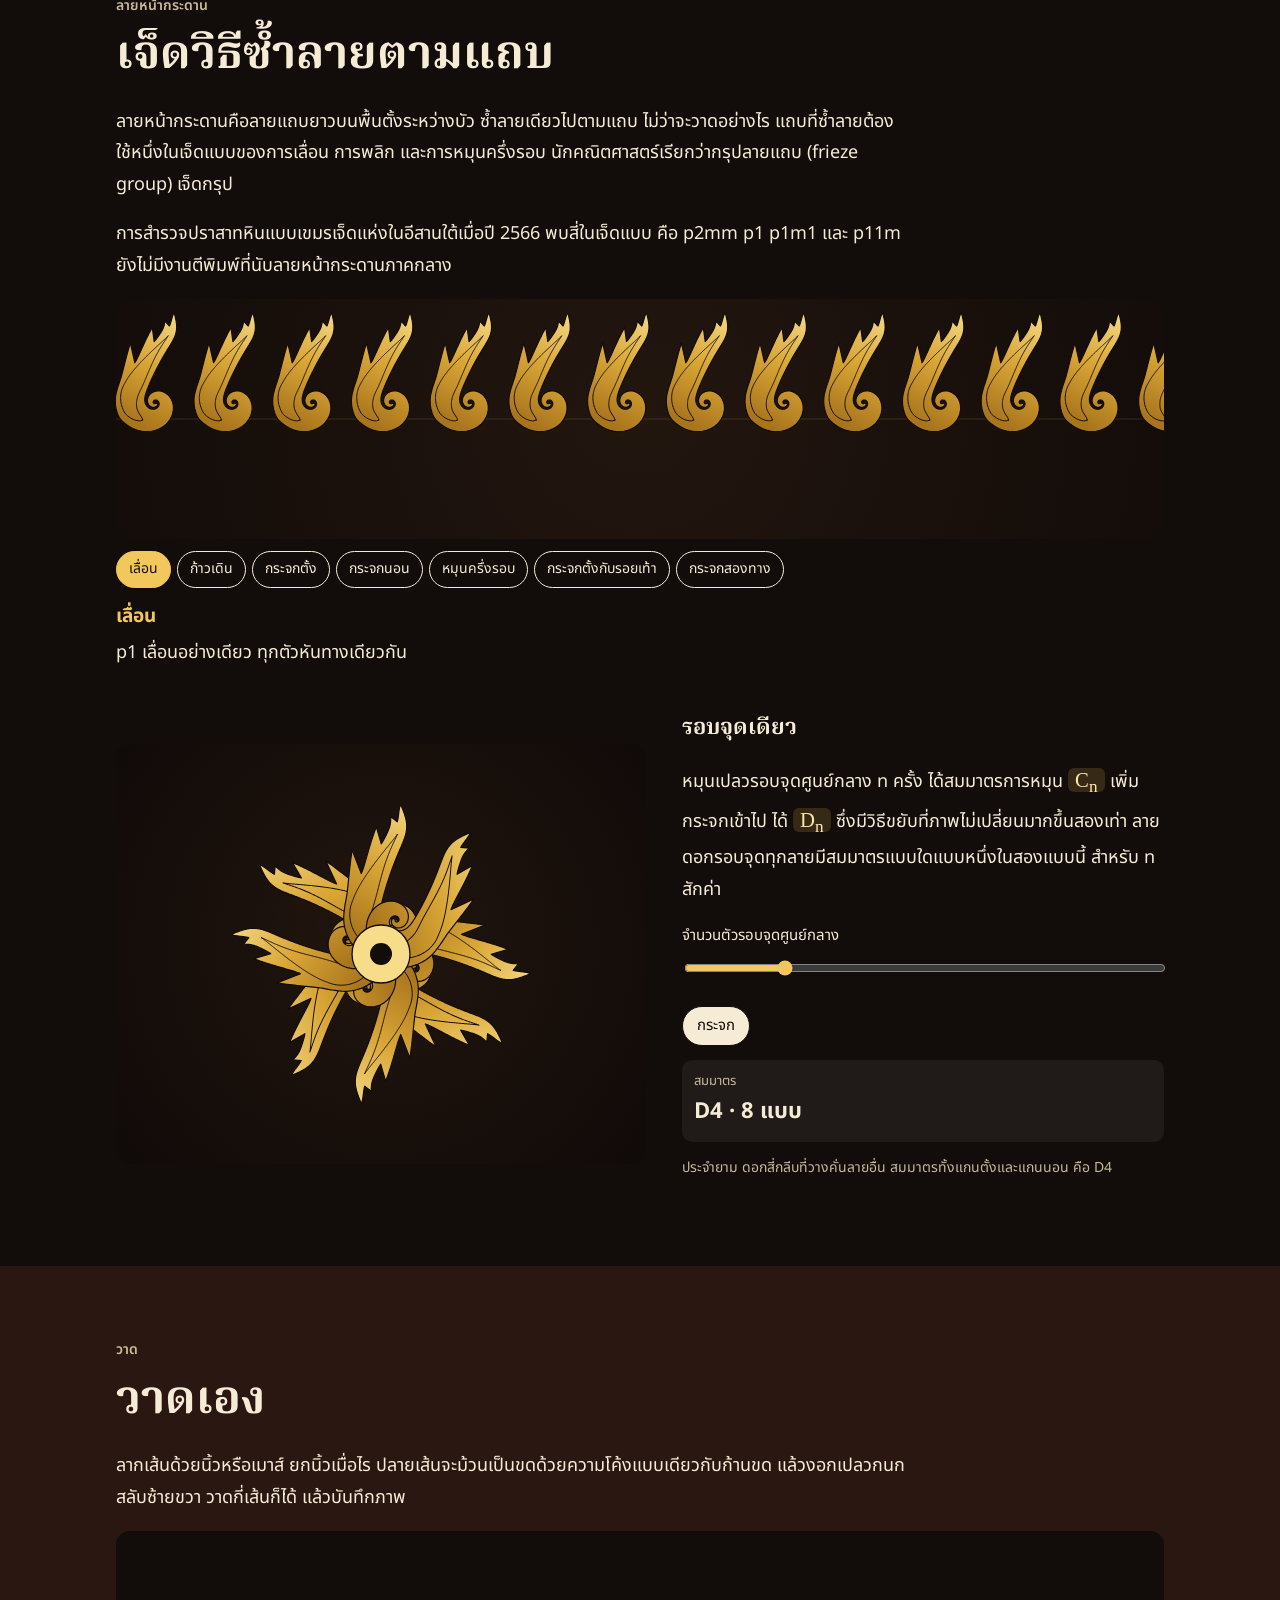
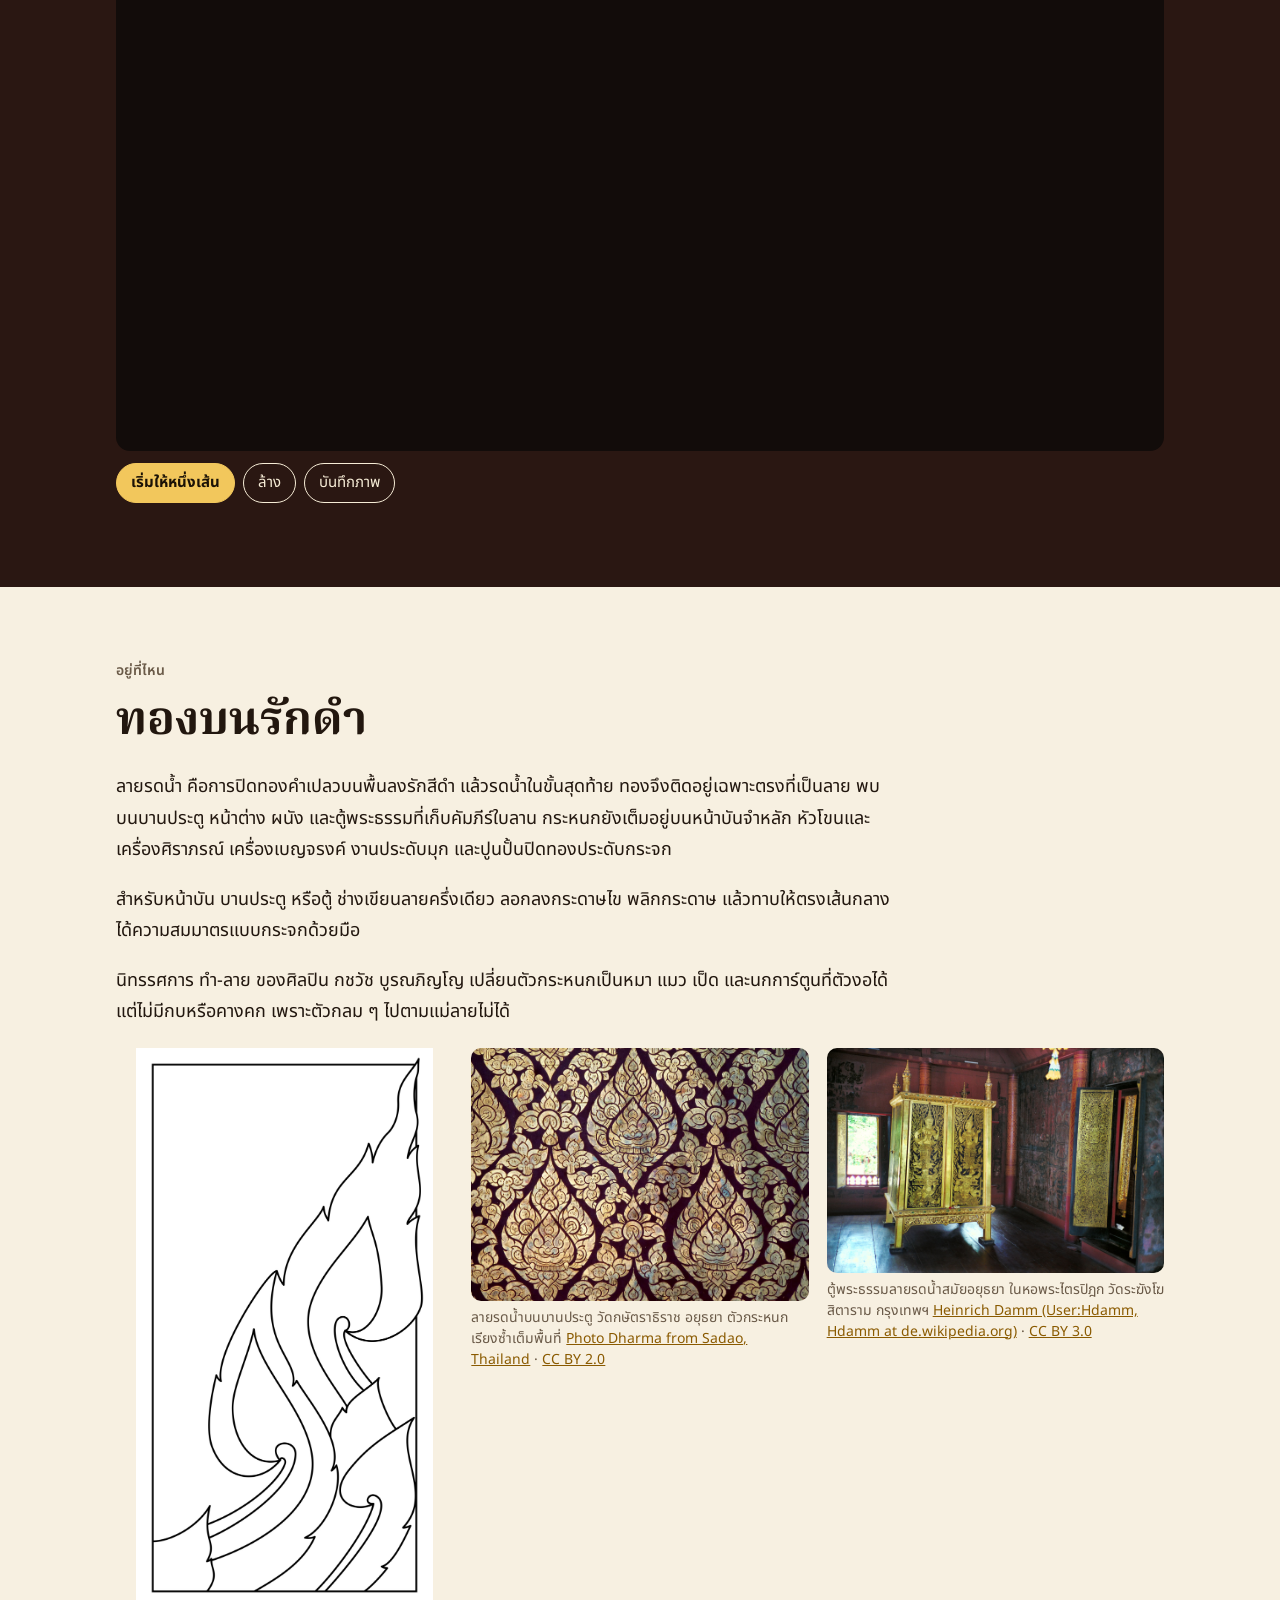
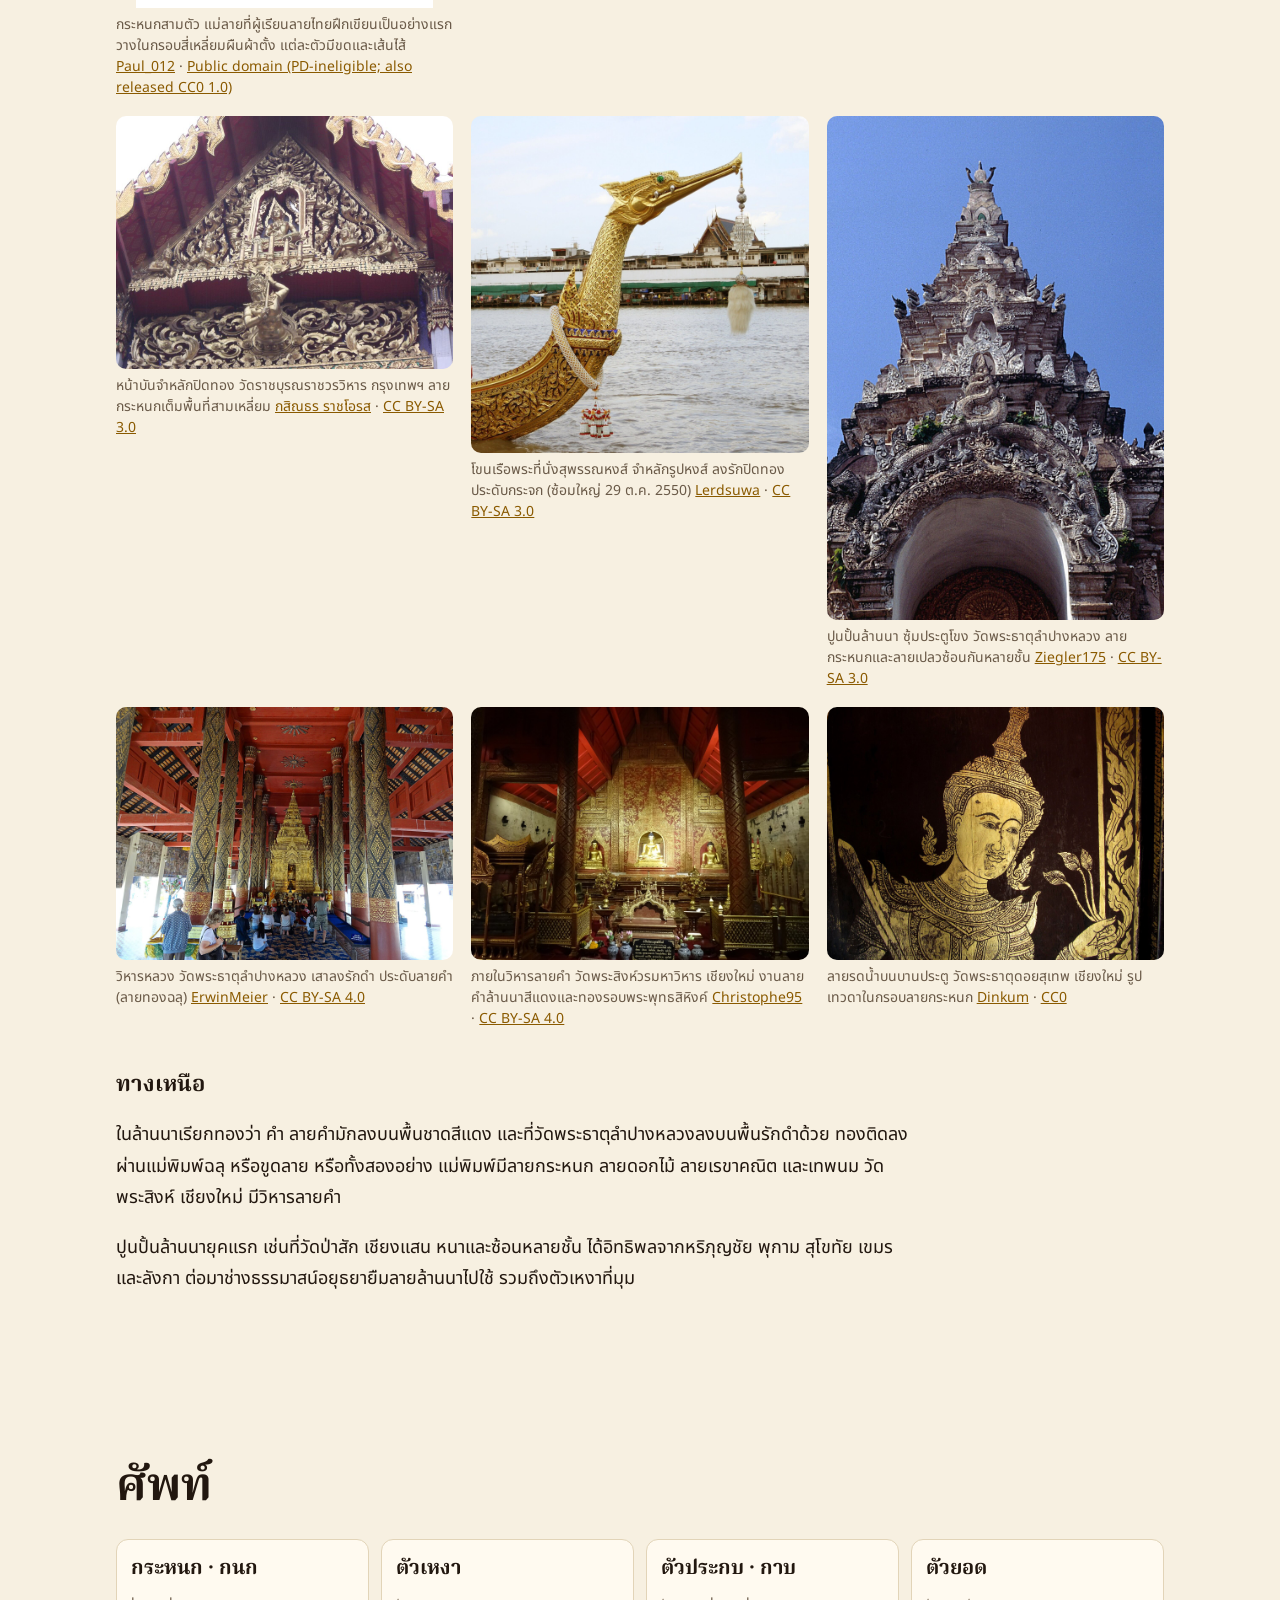
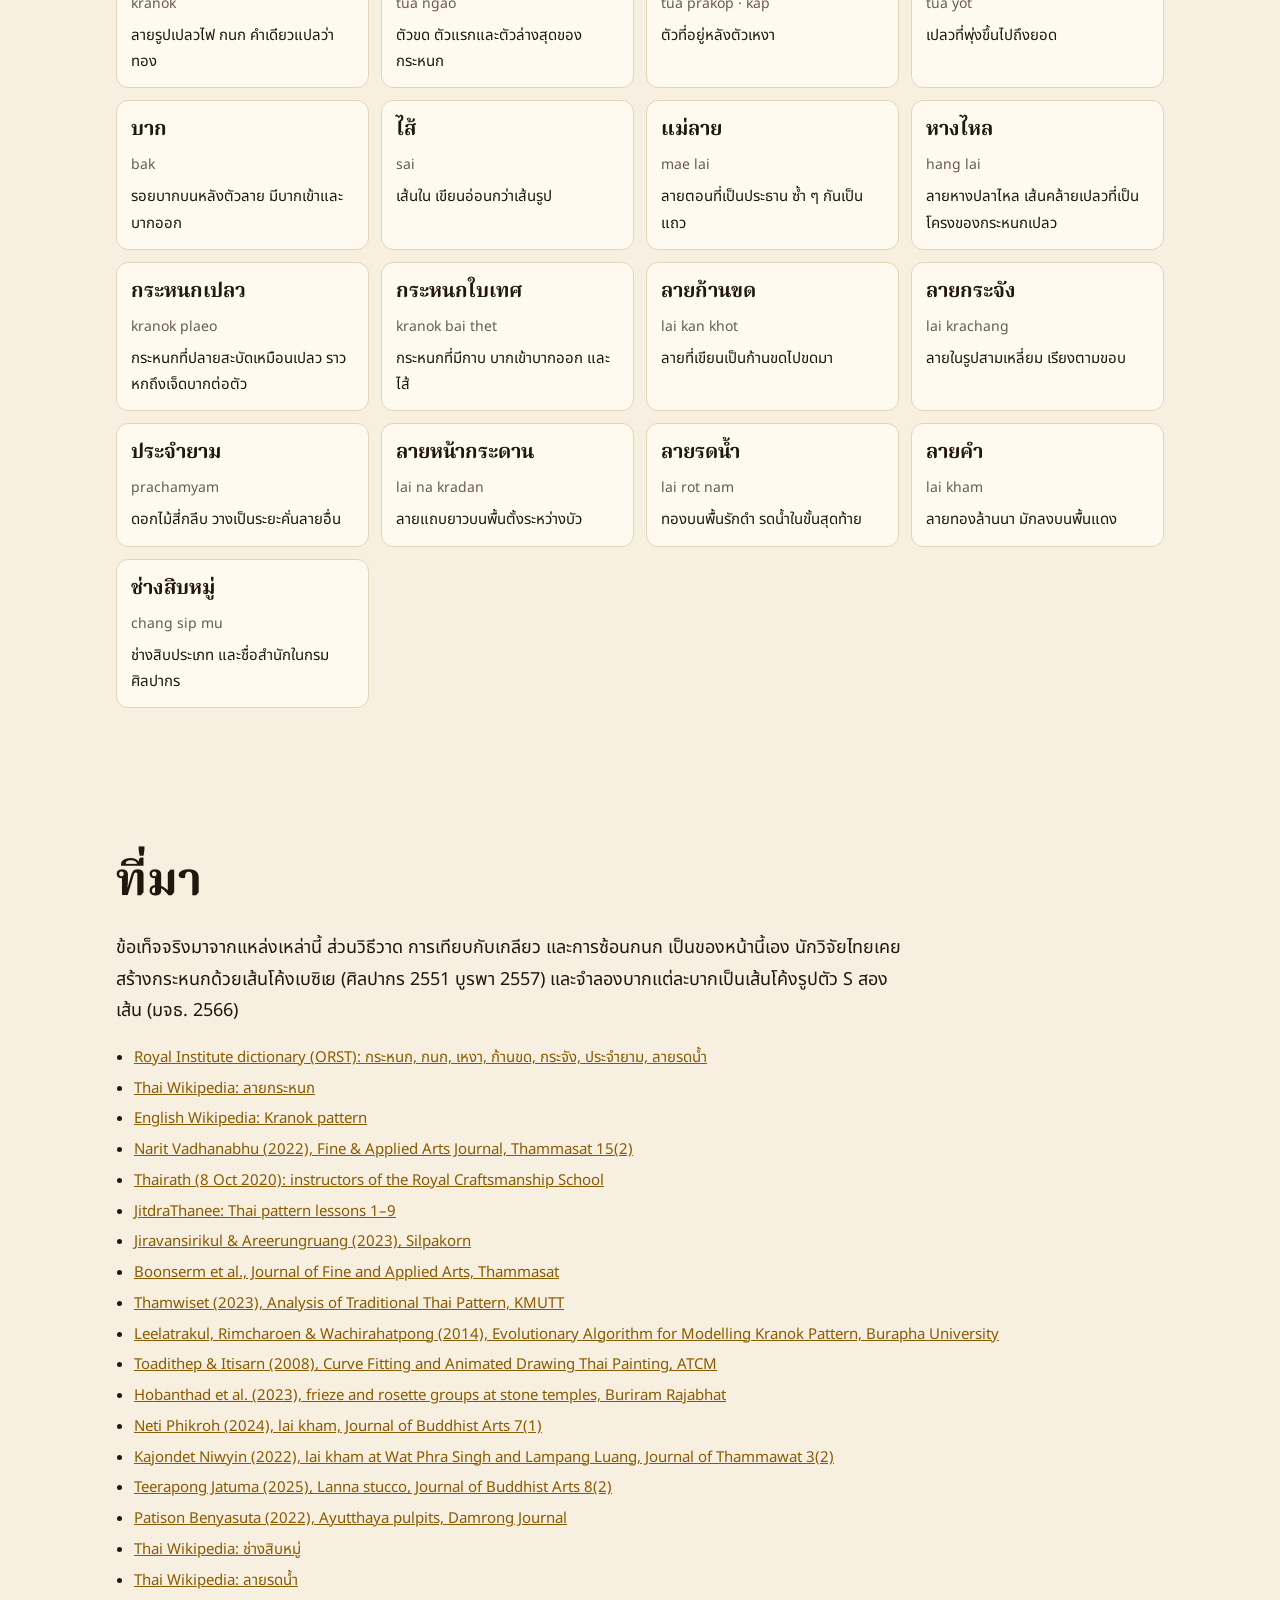
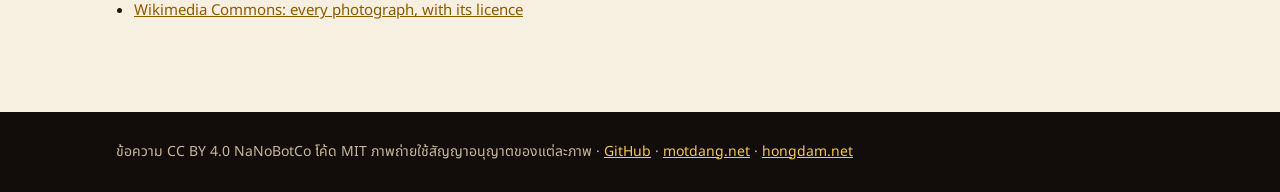
<file: docs/th/index.html>
<!doctype html><html lang="th" translate="no" class="notranslate"><head>
<meta charset="utf-8"><meta name="viewport" content="width=device-width,initial-scale=1">
<meta name="google" content="notranslate">
<script>if(/[.]translate[.]goog$/.test(location.hostname))location.replace("https://"+location.hostname.slice(0,-15).replace(/--/g,"~").replace(/-/g,".").replace(/~/g,"-")+location.pathname+location.search.replace(/([?&])_x_tr_[^&]*/g,"$1").replace(/[?&]+$/,"").replace(/[?]&+/,"?")+location.hash)</script>
<title>กนก วาดด้วยคณิต · Kranok, Drawn</title>
<meta name="description" content="กระหนก เปลวไฟแห่งลายไทย วาดด้วยคณิต ตั้งแต่คำ ตัวเหงา กราฟเดียวที่ดัดเปลวทั้งตัว กนกสามตัว กนกซ้อนกนก ลายก้านขด เจ็ดวิธีซ้ำลายหน้ากระดาน ลายรดน้ำ และลายคำล้านนา ภาษาไทยและอังกฤษ">
<meta name="theme-color" content="#120c0a">
<link rel="canonical" href="https://motdang.net/sites/kranok/th/">
<link rel="alternate" hreflang="en" href="https://motdang.net/sites/kranok/"><link rel="alternate" hreflang="th" href="https://motdang.net/sites/kranok/th/"><link rel="alternate" hreflang="x-default" href="https://motdang.net/sites/kranok/">
<meta property="og:type" content="website"><meta property="og:site_name" content="Kranok, Drawn · กนก วาดด้วยคณิต">
<meta property="og:title" content="กนก วาดด้วยคณิต"><meta property="og:description" content="กระหนก เปลวไฟแห่งลายไทย วาดด้วยคณิต ตั้งแต่คำ ตัวเหงา กราฟเดียวที่ดัดเปลวทั้งตัว กนกสามตัว กนกซ้อนกนก ลายก้านขด เจ็ดวิธีซ้ำลายหน้ากระดาน ลายรดน้ำ และลายคำล้านนา ภาษาไทยและอังกฤษ">
<meta property="og:image" content="https://nanobotco.github.io/kranok/og/th.jpg"><meta property="og:image:width" content="1200"><meta property="og:image:height" content="630"><meta property="og:image:type" content="image/jpeg"><meta property="og:image:alt" content="Card: กนก วาดด้วยคณิต, Kranok, Drawn"><meta name="twitter:card" content="summary_large_image"><meta name="twitter:image" content="https://nanobotco.github.io/kranok/og/th.jpg"><meta name="twitter:image:alt" content="Card: กนก วาดด้วยคณิต, Kranok, Drawn"><meta property="og:url" content="https://motdang.net/sites/kranok/th/">
<meta property="og:locale" content="th_TH"><meta property="og:locale:alternate" content="en_US">
<link rel="icon" href="../icon.svg" type="image/svg+xml">
<link rel="alternate" type="text/plain" href="https://motdang.net/sites/kranok/llms.txt" title="llms.txt">
<link rel="preconnect" href="https://fonts.googleapis.com"><link rel="preconnect" href="https://fonts.gstatic.com" crossorigin>
<link href="https://fonts.googleapis.com/css2?family=Fraunces:opsz,wght@9..144,600;9..144,700&family=Noto+Sans+Thai:wght@400;600;700&family=Noto+Serif+Thai:wght@600;700&display=swap" rel="stylesheet">
<script>if(/[?&]card/.test(location.search))document.documentElement.classList.add("card")</script>
<style>:root{--cave:#120c0a;--rock:#2a1712;--rock2:#3a211a;--ink:#f6ecd6;--dim:#c9b99a;--lamp:#f2c75c;--water:#7cc8ff;--deep:#7a1f17;--line:#9be38c;--paper:#f7f0e1;--pink:#ff8f7a;--pinkd:#c4402a;--text:#22170f;--mute:#6a5a48;--rule:#e2d4b8}
*{box-sizing:border-box}
html{scroll-behavior:smooth;-webkit-text-size-adjust:100%}
body{margin:0;background:var(--paper);color:var(--text);font:17px/1.6 "Noto Sans Thai",system-ui,-apple-system,"Segoe UI",sans-serif}
html[lang=th] body{font-size:18px;line-height:1.75}
a{color:#8a5a00}
.sr{position:absolute;width:1px;height:1px;overflow:hidden;clip:rect(0 0 0 0)}
h1,h2,h3{font-family:Fraunces,"Noto Serif Thai",Georgia,serif;font-weight:700;line-height:1.15;margin:0 0 .4em}
html[lang=th] h1,html[lang=th] h2,html[lang=th] h3{font-family:"Noto Serif Thai",Fraunces,serif;line-height:1.35}
h2{font-size:clamp(28px,4.6vw,46px)}
h3{font-size:22px}
.in{max-width:1080px;margin:0 auto;padding:0 16px}
.kick{font-size:14px;letter-spacing:.06em;text-transform:uppercase;color:var(--mute);margin:0 0 .5em;font-weight:600}
html[lang=th] .kick{text-transform:none;letter-spacing:0}
.intro{font-size:19px;max-width:44em}
.sec{padding:72px 0}
.sec p{max-width:44em}
.dark{background:var(--cave);color:var(--ink)}
.dark a{color:var(--lamp)}
.dark .kick{color:var(--dim)}
.rock{background:var(--rock);color:var(--ink)}
.rock a{color:var(--lamp)}
.rock .kick{color:var(--dim)}
canvas{display:block;width:100%;touch-action:pan-y}
.cv{border-radius:14px;background:#120c0a}
.note{font-size:14px;color:var(--mute);margin-top:.6em}
.dark .note,.rock .note{color:var(--dim)}
/* top bar */
header.top{position:sticky;top:0;z-index:20;background:rgba(18,12,10,.92);backdrop-filter:blur(8px);-webkit-backdrop-filter:blur(8px);color:var(--ink);transition:transform .25s}
header.top .in{display:flex;align-items:center;gap:14px;min-height:52px;max-width:1240px}
.brand{display:flex;align-items:center;gap:8px;color:var(--ink);text-decoration:none;font-weight:700;white-space:nowrap}
.brand svg{width:28px;height:28px}
header.top nav{display:flex;gap:14px;overflow-x:auto;scrollbar-width:none;flex:1;font-size:15px}
header.top nav::-webkit-scrollbar{display:none}
header.top nav a{color:var(--dim);text-decoration:none;white-space:nowrap;padding:6px 0}
header.top nav a:hover{color:var(--lamp)}
.lang{white-space:nowrap;font-size:15px;color:var(--dim)}
.lang a{color:var(--lamp)}
body.nav-away header.top{transform:translateY(-100%)}
@media (max-width:720px){.brand span{display:none}}
/* hero */
.hero{position:relative;background:var(--cave);color:var(--ink);overflow:hidden}
.hero canvas{height:min(78vh,720px);min-height:460px}
.hero-t{position:absolute;left:0;right:0;top:0;padding:28px 16px 0;max-width:1080px;margin:0 auto;pointer-events:none}
.hero-t h1{font-size:clamp(38px,7.4vw,86px);margin:0;text-shadow:0 2px 18px rgba(0,0,0,.6)}
.hero-t .kick{color:#f3dfae;text-shadow:0 1px 8px #000}
.hero-t .lede{font-size:clamp(17px,2.2vw,21px);max-width:30em;text-shadow:0 1px 10px #000;margin:.4em 0 0}
.tbar{display:flex;flex-wrap:wrap;align-items:center;gap:10px 14px;padding:12px 16px 18px;max-width:1080px;margin:0 auto}
.tbar input[type=range]{flex:1 1 280px;accent-color:var(--lamp);min-height:32px}
.tdate{font-weight:700;min-width:9em;font-variant-numeric:tabular-nums}
.tev{flex:1 1 100%;margin:0;min-height:3.4em;color:#e9e3d4;font-size:17px;max-width:46em}
.pill{font:inherit;font-size:15px;border:1.5px solid currentColor;background:transparent;color:inherit;border-radius:999px;padding:6px 14px;cursor:pointer;min-height:36px}
.pill.hot{background:var(--lamp);color:#1b1206;border-color:var(--lamp);font-weight:700}
.pill[aria-pressed=true]{background:var(--ink);color:var(--cave)}
.btns{display:flex;flex-wrap:wrap;gap:8px;margin:12px 0}
html.card header.top,html.card .tbar,html.card main>section:not(.hero),html.card footer{display:none}
html.card .hero canvas{height:100vh;min-height:0}
html.card .hero-t{padding-top:46px;padding-left:56px;max-width:none}
html.card .hero-t h1{font-size:96px}
.ph{display:grid;grid-template-columns:repeat(auto-fit,minmax(300px,1fr));gap:18px;margin-top:20px}
.ph figure{margin:0}
.ph img{width:100%;height:auto;border-radius:10px;display:block;background:#ddd}
.ph figcaption{font-size:14px;color:var(--mute);margin-top:6px;line-height:1.5}
.dark .ph figcaption,.rock .ph figcaption{color:var(--dim)}
.src{font-size:15px;padding-left:1.2em}
.src li{margin:.3em 0}
footer.bot{background:var(--cave);color:var(--dim);padding:28px 0;font-size:14px}
footer.bot a{color:var(--lamp)}
.math{font-family:"STIX Two Math","Cambria Math",Georgia,serif;font-size:1.15em;background:rgba(242,199,92,.14);border-radius:6px;padding:1px 7px;white-space:nowrap}
.dark .math,.rock .math{background:rgba(242,199,92,.16);color:#ffe7a8}
.seg{display:flex;flex-wrap:wrap;gap:6px;margin:12px 0}
.seg .pill{font-size:14px;padding:5px 12px;min-height:34px}
.seg .pill[aria-pressed=true]{background:var(--lamp);color:#1b1206;border-color:var(--lamp)}
.fz{margin-top:8px}
.fz b{font-size:19px;color:var(--lamp)}
.fz p{margin:.2em 0 0}
.steps{display:flex;flex-wrap:wrap;gap:6px;margin:12px 0}
.steps .pill{min-width:40px}
.steptext{min-height:4.8em;margin:.4em 0 0}
.glos{display:grid;grid-template-columns:repeat(auto-fill,minmax(250px,1fr));gap:12px;margin-top:20px}
.glos div{background:#fffaf0;border:1px solid var(--rule);border-radius:12px;padding:12px 14px}
.glos b{display:block;font-size:20px;font-family:"Noto Serif Thai",Fraunces,serif}
.glos i{font-style:normal;color:var(--mute);font-size:14px}
.glos p{margin:.3em 0 0;font-size:15px}
#owncv{cursor:crosshair;touch-action:none}
.cv{background:#120c0a}
.hero{background:#120c0a}
.lede-wrap{max-width:46em}
html.card .cardline{display:block}
.cardline{display:none;font-size:22px;color:#f3dfae;margin-top:16px;text-shadow:0 1px 8px #000}
.cardline span{font-size:18px;color:var(--lamp)}
.two{display:grid;grid-template-columns:1.1fr 1fr;gap:36px;align-items:center}
@media (max-width:860px){.two{grid-template-columns:1fr}}
.readout{display:grid;grid-template-columns:repeat(auto-fit,minmax(140px,1fr));gap:10px;margin:14px 0}
.readout div{background:rgba(255,255,255,.06);border-radius:10px;padding:10px 12px}
.sec:not(.dark):not(.rock) .readout div{background:#efe3c8}
.readout span{display:block;font-size:13px;color:var(--dim)}
.sec:not(.dark):not(.rock) .readout span{color:var(--mute)}
.readout b{font-size:22px;font-variant-numeric:tabular-nums}
input[type=range]{width:100%;accent-color:var(--lamp);min-height:32px}
label.lab{display:block;font-size:15px;margin-top:10px}
@media (prefers-reduced-motion:reduce){html{scroll-behavior:auto}}
.ph img{max-height:560px;object-fit:contain;background:transparent}
html.card .lede{display:none}
</style>
</head><body>
<header class="top"><div class="in"><a class="brand" href="#top"><img src="../icon.svg" width="28" height="28" alt=""><span>กนก วาดด้วยคณิต</span></a>
<nav aria-label="หัวข้อ"><a href="#kranok">กระหนก</a><a href="#curl">ตัวเหงา</a><a href="#bend">ความโค้ง</a><a href="#three">กนกสามตัว</a><a href="#nest">ซ้อน</a><a href="#scroll">ก้านขด</a><a href="#borders">ลายขอบ</a><a href="#draw">วาด</a><a href="#where">ภาพ</a><a href="#words">ศัพท์</a><a href="#sources">ที่มา</a></nav>
<span class="lang"><b>ไทย</b> | <a href="../" hreflang="en">EN</a></span></div></header>
<main><section id="top" class="hero"><canvas id="scene" role="img" aria-label="ลายก้านขดเปลวกนกสีทองค่อย ๆ งอกบนพื้นรักสีดำ"></canvas>
<div class="hero-t"><p class="kick">ลายไทย วาดด้วยคณิต</p><h1>กนก วาดด้วยคณิต</h1><p class="lede">กระหนกคือเปลวไฟที่เป็นรากของลายไทย เป็นทองบนพื้นรักดำของบานประตูโบสถ์และตู้พระธรรม จำหลักอยู่บนหน้าบัน และอยู่บนหัวโขน ทุกเปลวในหน้านี้วาดจากสมการเดียว ลองเลื่อนเมาส์เข้าใกล้ เปลวจะเอนหนี</p><p class="cardline">เปลวไฟแห่งลายไทย วาดด้วยคณิต<br><span>motdang.net/sites/kranok</span></p></div></section>
<section id="kranok" class="sec"><div class="in"><p class="kick">กระหนก</p><h2>คำที่แปลว่าทอง ลายที่เป็นเปลวไฟ</h2><p>พจนานุกรมฉบับราชบัณฑิตยสถานเขียนชื่อลายนี้ว่า กระหนก คือลายไทยประเภทหนึ่ง ใช้ผูกเขียนเป็นลวดลาย มีทั้งระบายสี ปิดทองรดน้ำ ปั้น หรือแกะสลัก มีหลายแบบ เช่น กระหนกเปลว กระหนกก้านขด และเขียนเป็น กนก ก็มี ส่วนคำว่า กนก (กะ-หนก) เมื่ออยู่ลำพังแปลว่าทองคำ มาจากบาลีและสันสกฤต <i>kanaka</i> วิกิพีเดียภาษาไทยอ้างว่าสมเด็จฯ เจ้าฟ้ากรมพระยานริศรานุวัดติวงศ์ทรงสันนิษฐานว่า คำนี้เดิมใช้เรียกตู้ลายทอง แล้วจึงมาเรียกลายบนตู้นั้น</p><p>งานเขียนไทยแบ่งเป็นสี่หมวด คือ หมวดกระหนก ได้แก่ลวดลาย หมวดนารี ได้แก่ภาพมนุษย์และเทวดา หมวดกระบี่ ได้แก่ลิงและยักษ์ในรามเกียรติ์ และหมวดคชะ ได้แก่สัตว์ทั้งจริงและในป่าหิมพานต์ ตำราของครูช่างให้แม่ลายพื้นฐานห้าแบบ คือ แม่ลายกระจัง พุ่มข้าวบิณฑ์ ประจำยาม ดาว และกระหนก</p><p>ที่มาของรูปทรงยังเป็นที่ถกเถียง วิกิพีเดียภาษาไทยว่าต้นแบบมาจากหางไหล ซึ่งมาจากลักษณะของเปลวไฟ ครูบางท่านเพิ่มหางงูเข้าไปด้วย อาจารย์สันติ เล็กสุขุม ถูกอ้างว่าเห็นที่มาในลวดลายอินเดียสมัยคุปตะ และเห็นดอกบัวเป็นต้นแบบของกระหนกสามตัว แหล่งข้อมูลไทยยังนับยอดผักกูด เถาวัลย์ กาบไผ่ ใบฝ้ายเทศ และเปลวไฟ เป็นแบบของลายไทย</p><p>กระหนกสามตัวเป็นแม่ลาย ถือเป็นแม่แบบของกระหนกทั้งหลาย และเป็นจุดเริ่มของการเรียน ครูโรงเรียนช่างฝีมือในวังเริ่มสอนจากลายนี้ สำนักช่างสิบหมู่ กรมศิลปากร ดูแลช่างสิบหมู่ ได้แก่ ช่างเขียน ช่างแกะ ช่างสลัก ช่างกลึง ช่างหล่อ ช่างปั้น ช่างหุ่น ช่างรัก ช่างบุ และช่างปูน</p></div></section>
<section id="curl" class="sec dark"><div class="in two"><div><canvas id="curlcv" class="cv" role="img" aria-label="เกลียวที่รูปร่างไม่เปลี่ยน"></canvas></div>
<div><p class="kick">ตัวเหงา</p><h2>เกลียวที่รูปร่างไม่เปลี่ยน</h2><p>ที่โคนของกนก เส้นจะม้วนเข้าเป็นขด เกลียวลอการิทึมเข้ากับขดนี้ได้ดี เกลียวแบบนี้ขยายด้วยอัตราเท่าเดิมทุกรอบ ขดเล็กกับขดใหญ่จึงมีรูปร่างเหมือนกัน และเส้นจะตัดเส้นรัศมีจากจุดศูนย์กลางด้วยมุมเท่ากันทุกเส้น</p><p>เกลียวอีกแบบที่พบบ่อยคือเกลียวอาร์คิมิดีส ซึ่งเพิ่มระยะห่างเท่าเดิมทุกรอบ เหมือนเสื่อที่ม้วนไว้ ลองสลับดูแล้วสังเกตช่องว่างระหว่างรอบ</p>
<div class="seg" role="group"><button class="pill" type="button" data-curl="log" aria-pressed="true">ลอการิทึม</button><button class="pill" type="button" data-curl="arch" aria-pressed="false">อาร์คิมิดีส</button></div>
<div id="cbw"><label class="lab" for="cb">อัตราขยาย</label><input id="cb" type="range" min="0.06" max="0.32" step="0.005" value="0.14"></div><label class="lab" for="ct">จำนวนรอบ</label><input id="ct" type="range" min="1" max="3.5" step="0.05" value="2.5">
<div class="readout"><div><span>แต่ละรอบ</span><b id="cr1">–</b></div><div><span>มุมกับเส้นจากจุดศูนย์กลาง</span><b id="cr2">–</b></div></div>
<p class="note">เกลียวลอการิทึมเขียนได้ว่า <span class="math">r = e<sup>bθ</sup></span> r คือระยะจากจุดศูนย์กลาง θ คือมุมที่หมุนไป b คืออัตราขยาย ทุกหนึ่งรอบ r จะคูณด้วย <span class="math">e<sup>2πb</sup></span> ครูสอนให้ขดหัวเหมือนก้นหอย ยังไม่มีงานตีพิมพ์ที่วัดว่าขดที่วาดด้วยมือเป็นเกลียวแบบไหน เกลียวลอการิทึมเป็นแบบจำลองของหน้านี้</p></div></div></section>
<section id="bend" class="sec rock"><div class="in"><p class="kick">กราฟเดียว</p><h2>กราฟเดียววาดได้ทั้งเปลว</h2><p>เส้นโค้งเส้นหนึ่งบอกได้ด้วยสิ่งเดียว คือมันโค้งมากแค่ไหนที่แต่ละจุดตามความยาว กราฟคือความโค้งของเปลวทองที่อยู่ข้างกัน ตั้งแต่ตาขดจนถึงปลาย เปลี่ยนกราฟ เปลวก็เปลี่ยนตาม</p>
<canvas id="bendcv" class="cv" role="img" aria-label="กราฟเดียววาดได้ทั้งเปลว"></canvas>
<div class="readout" style="grid-template-columns:repeat(auto-fit,minmax(200px,1fr))"><div><label class="lab" for="bturns">จำนวนรอบของขด</label><input id="bturns" type="range" min="0.3" max="2.4" step="0.05" value="1.15"></div><div><label class="lab" for="bflick">การสะบัดปลาย</label><input id="bflick" type="range" min="-4" max="16" step="0.5" value="7"></div><div><label class="lab" for="bteeth">จำนวนบาก</label><input id="bteeth" type="range" min="0" max="6" step="1" value="3"></div><div><label class="lab" for="bdepth">ความลึกของบาก</label><input id="bdepth" type="range" min="0" max="1.2" step="0.05" value="0.55"></div></div>
<p>ใกล้ตาขด ความโค้งสูงมากแล้วลดลงเป็นหนึ่งส่วนระยะทาง <span class="math">κ = a / s</span> ส่วนนี้คือเกลียวลอการิทึม ช่วงกลางความโค้งเกือบเป็นศูนย์ ตัวเปลวจึงเกือบตรง ใกล้ปลายความโค้งติดลบ เส้นโค้งกลับอีกทาง ปลายจึงสะบัด</p><p>นักคณิตศาสตร์เรียกสิ่งนี้ว่าสมการธรรมชาติของเส้นโค้ง คือความโค้งตามความยาว โดยไม่สนว่าเส้นอยู่ตรงไหนบนกระดาษ รวมความโค้งได้ทิศทาง รวมทิศทางได้เส้น บากบนหลังกระหนกวางซ้อนลงไปอีกชั้น เป็นฟันเลื่อยที่ค่อย ๆ ขึ้นแล้วตกฉับ ปลายแต่ละบากถูกดันไปทางยอด</p></div></section>
<section id="three" class="sec"><div class="in two"><div><canvas id="threecv" class="cv" role="img" aria-label="กระหนกสามตัว"></canvas></div>
<div><p class="kick">กนกสามตัว</p><h2>กระหนกสามตัว</h2><p>แม่ลายนี้มีสามตัว ตัวเหงา คือตัวขด อยู่ล่างสุดและอยู่หน้า ตัวประกบหรือกาบ อยู่หลังตัวเหงา และตัวยอด คือเปลวที่ปลาย พจนานุกรมฉบับราชบัณฑิตยสถานให้ความหมายของ เหงา ว่าชื่อลายกระหนกตัวแรก บทเรียนในโรงเรียนเล่นคำว่าตัวเหงาก้มหน้าดูเศร้า ๆ เหงา ๆ</p><p>สูตรหนึ่ง: ร่างสี่เหลี่ยมผืนผ้าตั้งสัดส่วน 4 ต่อ 2 ลากเส้นทแยง วางกาบไว้มุมล่างซ้าย ลากเส้นจากโคนเข้าหัว แล้วขึ้นไปถึงยอดที่มุมบนขวา ลากกลับลงมาเป็นเปลว แบ่งเป็นสามตัว บาก แล้วใส่ไส้ ครูอีกท่านใช้สามเหลี่ยมมุมฉากสูง 3 กว้าง 2 และให้หัวกระหนกล้นออกนอกกรอบเล็กน้อย กระหนกจะดูมีชีวิต</p>
<div class="steps" role="group" aria-label="กระหนกสามตัว"><button class="pill" type="button" data-step="0" aria-pressed="false">1</button><button class="pill" type="button" data-step="1" aria-pressed="false">2</button><button class="pill" type="button" data-step="2" aria-pressed="false">3</button><button class="pill" type="button" data-step="3" aria-pressed="false">4</button><button class="pill" type="button" data-step="4" aria-pressed="false">5</button><button class="pill" type="button" data-step="5" aria-pressed="false">6</button><button id="tplay" class="pill hot" type="button">เล่น</button></div>
<p id="steptext" class="steptext" aria-live="polite"></p><p class="note">แต่ละตัวในภาพนี้คือเปลวหนึ่งตัวจากกราฟความโค้งข้างบน เส้นคือขอบหน้า ตัวลายห้อยอยู่ด้านหลังเส้น และหัวเต็มไปด้วยทองระหว่างรอบของขด ภาพลายเส้นต้นแบบอยู่เป็นภาพแรกในหัวข้อภาพ</p></div></div></section>
<section id="nest" class="sec dark"><div class="in two"><div><canvas id="nestcv" class="cv" role="img" aria-label="กนกในกนก"></canvas></div>
<div><p class="kick">เปลวบนเปลว</p><h2>กนกในกนก</h2><p>บากแต่ละบากบนหลังกระหนกจบด้วยเปลวเล็ก ๆ ลองให้ทุกบากงอกเป็นกระหนกทั้งตัว แล้วให้ทุกบากของตัวใหม่งอกต่อไปอีก ช่างสถาปัตย์พูดถึงตัวกระหนกที่ซ้อนกัน และรายงานวิจัยของมหาวิทยาลัยบูรพาปี 2557 ตั้งใจจำลองรูปแบบแฟร็กทัลของกระหนก การซ้อนแบบนี้เป็นของหน้านี้เอง</p><p>ถ้ามีสามบาก และตัวลูกมีขนาด r เท่าของตัวแม่ ชั้นที่ n จะมี <span class="math">3<sup>n</sup></span> เปลว แต่ละเปลวมีพื้นที่ <span class="math">r<sup>2n</sup></span> ของเปลวแรก ทองทั้งหมดรวมเป็นอนุกรมเรขาคณิต <span class="math">1 + 3r² + (3r²)² + …</span> ซึ่งเข้าใกล้ <span class="math">1 / (1 − 3r²)</span> เท่าของเปลวแรก ตราบที่ <span class="math">3r² &lt; 1</span> ถ้า r เกินราว 0.58 ทองจะเพิ่มไม่สิ้นสุด</p>
<label class="lab" for="ndepth">จำนวนชั้น</label><input id="ndepth" type="range" min="0" max="4" step="1" value="2"><label class="lab" for="nratio">ขนาดของตัวลูก</label><input id="nratio" type="range" min="0.25" max="0.6" step="0.01" value="0.42">
<div class="readout"><div><span>จำนวนเปลว</span><b id="ncount">–</b></div><div><span>ทองทั้งหมด ถ้าซ้อนไปไม่สิ้นสุด</span><b id="ngold">–</b></div></div>
<p class="note">จำนวนเปลวนับได้ตรง ส่วนที่ซ้อนทับนับซ้ำ ตัวเลขทองจึงเป็นค่าสูงสุด</p></div></div></section>
<section id="scroll" class="sec rock"><div class="in"><p class="kick">ลายก้านขด</p><h2>ลายก้านขด</h2><p>พจนานุกรมฉบับราชบัณฑิตยสถานให้ความหมายว่า ลายที่เขียนเป็นลายขดไปขดมา ก้านเลื้อยเป็นคลื่นไปตามแถบ จากแต่ละไหล่คลื่นมีก้านแยกออก โค้งแรงขึ้นเรื่อย ๆ จนม้วนเป็นขดในแอ่งถัดไป เปลวกนกงอกอยู่ด้านนอกของแต่ละขด</p><p>ก้านแยกคือขดของเปลวที่เดินจากอีกด้าน ความโค้งเท่าเดิม <span class="math">κ = a / (L − s)</span> แต่นับถอยจากปลายก้าน มันจึงม้วนแน่นขึ้นเรื่อย ๆ กดเฉพาะเส้นเพื่อดูโครง</p>
<canvas id="scrollcv" class="cv" role="img" aria-label="ลายก้านขด"></canvas>
<div class="btns"><button id="sgrow" class="pill hot" type="button">ให้งอก</button><button id="sbones" class="pill" type="button" aria-pressed="false">เฉพาะเส้น</button></div>
<div class="readout" style="grid-template-columns:repeat(auto-fit,minmax(200px,1fr))"><div><label class="lab" for="swaves">จำนวนคลื่น</label><input id="swaves" type="range" min="1" max="6" step="0.5" value="3"></div><div><label class="lab" for="sturns">จำนวนรอบของขด</label><input id="sturns" type="range" min="0.5" max="2.4" step="0.05" value="1.3"></div><div><label class="lab" for="sleaves">เปลวต่อขด</label><input id="sleaves" type="range" min="0" max="7" step="1" value="4"></div></div>
<p class="note">คลื่นคือโคไซน์ ก้านแยกเริ่มที่จุดชันที่สุด เลี้ยวซ้ายหลังยอดคลื่น เลี้ยวขวาหลังท้องคลื่น</p></div></section>
<section id="borders" class="sec dark"><div class="in"><p class="kick">ลายหน้ากระดาน</p><h2>เจ็ดวิธีซ้ำลายตามแถบ</h2><p>ลายหน้ากระดานคือลายแถบยาวบนพื้นตั้งระหว่างบัว ซ้ำลายเดียวไปตามแถบ ไม่ว่าจะวาดอย่างไร แถบที่ซ้ำลายต้องใช้หนึ่งในเจ็ดแบบของการเลื่อน การพลิก และการหมุนครึ่งรอบ นักคณิตศาสตร์เรียกว่ากรุปลายแถบ (frieze group) เจ็ดกรุป</p><p>การสำรวจปราสาทหินแบบเขมรเจ็ดแห่งในอีสานใต้เมื่อปี 2566 พบสี่ในเจ็ดแบบ คือ p2mm p1 p1m1 และ p11m ยังไม่มีงานตีพิมพ์ที่นับลายหน้ากระดานภาคกลาง</p>
<canvas id="friezecv" class="cv" role="img" aria-label="เจ็ดวิธีซ้ำลายตามแถบ"></canvas>
<div class="seg" role="group"><button class="pill" type="button" data-f="p1" aria-pressed="true">เลื่อน</button><button class="pill" type="button" data-f="p11g" aria-pressed="false">ก้าวเดิน</button><button class="pill" type="button" data-f="p1m1" aria-pressed="false">กระจกตั้ง</button><button class="pill" type="button" data-f="p11m" aria-pressed="false">กระจกนอน</button><button class="pill" type="button" data-f="p2" aria-pressed="false">หมุนครึ่งรอบ</button><button class="pill" type="button" data-f="p2mg" aria-pressed="false">กระจกตั้งกับรอยเท้า</button><button class="pill" type="button" data-f="p2mm" aria-pressed="false">กระจกสองทาง</button></div><div class="fz"><b id="fname"></b><p id="fdesc"></p></div>
<div class="two" style="margin-top:46px"><div><canvas id="rosecv" class="cv" role="img" aria-label="รอบจุดเดียว"></canvas></div>
<div><h3>รอบจุดเดียว</h3><p>หมุนเปลวรอบจุดศูนย์กลาง n ครั้ง ได้สมมาตรการหมุน <span class="math">C<sub>n</sub></span> เพิ่มกระจกเข้าไป ได้ <span class="math">D<sub>n</sub></span> ซึ่งมีวิธีขยับที่ภาพไม่เปลี่ยนมากขึ้นสองเท่า ลายดอกรอบจุดทุกลายมีสมมาตรแบบใดแบบหนึ่งในสองแบบนี้ สำหรับ n สักค่า</p><label class="lab" for="rn">จำนวนตัวรอบจุดศูนย์กลาง</label><input id="rn" type="range" min="2" max="12" step="1" value="4">
<div class="btns"><button id="rm" class="pill" type="button" aria-pressed="true">กระจก</button></div>
<div class="readout"><div><span>สมมาตร</span><b id="rsym">–</b></div></div><p class="note">ประจำยาม ดอกสี่กลีบที่วางคั่นลายอื่น สมมาตรทั้งแกนตั้งและแกนนอน คือ D4</p></div></div></div></section>
<section id="draw" class="sec rock"><div class="in"><p class="kick">วาด</p><h2>วาดเอง</h2><p>ลากเส้นด้วยนิ้วหรือเมาส์ ยกนิ้วเมื่อไร ปลายเส้นจะม้วนเป็นขดด้วยความโค้งแบบเดียวกับก้านขด แล้วงอกเปลวกนกสลับซ้ายขวา วาดกี่เส้นก็ได้ แล้วบันทึกภาพ</p>
<canvas id="owncv" class="cv" role="img" aria-label="ลากเส้นตรงนี้"></canvas>
<div class="btns"><button id="oseed" class="pill hot" type="button">เริ่มให้หนึ่งเส้น</button><button id="oclear" class="pill" type="button">ล้าง</button><button id="osave" class="pill" type="button">บันทึกภาพ</button></div></div></section>
<section id="where" class="sec"><div class="in"><p class="kick">อยู่ที่ไหน</p><h2>ทองบนรักดำ</h2><p>ลายรดน้ำ คือการปิดทองคำเปลวบนพื้นลงรักสีดำ แล้วรดน้ำในขั้นสุดท้าย ทองจึงติดอยู่เฉพาะตรงที่เป็นลาย พบบนบานประตู หน้าต่าง ผนัง และตู้พระธรรมที่เก็บคัมภีร์ใบลาน กระหนกยังเต็มอยู่บนหน้าบันจำหลัก หัวโขนและเครื่องศิราภรณ์ เครื่องเบญจรงค์ งานประดับมุก และปูนปั้นปิดทองประดับกระจก</p><p>สำหรับหน้าบัน บานประตู หรือตู้ ช่างเขียนลายครึ่งเดียว ลอกลงกระดาษไข พลิกกระดาษ แล้วทาบให้ตรงเส้นกลาง ได้ความสมมาตรแบบกระจกด้วยมือ</p><p>นิทรรศการ ทำ-ลาย ของศิลปิน กชวัช บูรณภิญโญ เปลี่ยนตัวกระหนกเป็นหมา แมว เป็ด และนกการ์ตูนที่ตัวงอได้ แต่ไม่มีกบหรือคางคก เพราะตัวกลม ๆ ไปตามแม่ลายไม่ได้</p>
<div class="ph"><figure><img loading="lazy" src="../img/01-kranok-sam-tua-drawing.jpg" width="1600" height="3023" alt="กระหนกสามตัว แม่ลายที่ผู้เรียนลายไทยฝึกเขียนเป็นอย่างแรก วางในกรอบสี่เหลี่ยมผืนผ้าตั้ง แต่ละตัวมีขดและเส้นไส้"><figcaption>กระหนกสามตัว แม่ลายที่ผู้เรียนลายไทยฝึกเขียนเป็นอย่างแรก วางในกรอบสี่เหลี่ยมผืนผ้าตั้ง แต่ละตัวมีขดและเส้นไส้ <a href="https://commons.wikimedia.org/wiki/File:Kranok_sam_tua.svg">Paul_012</a> · <a href="https://creativecommons.org/publicdomain/zero/1.0/">Public domain (PD-ineligible; also released CC0 1.0)</a></figcaption></figure><figure><img loading="lazy" src="../img/02-lai-rot-nam-door-wat-kasattrathirat.jpg" width="1600" height="1200" alt="ลายรดน้ำบนบานประตู วัดกษัตราธิราช อยุธยา ตัวกระหนกเรียงซ้ำเต็มพื้นที่"><figcaption>ลายรดน้ำบนบานประตู วัดกษัตราธิราช อยุธยา ตัวกระหนกเรียงซ้ำเต็มพื้นที่ <a href="https://commons.wikimedia.org/wiki/File:048_Door_Pattern_(9192320964).jpg">Photo Dharma from Sadao, Thailand</a> · <a href="https://creativecommons.org/licenses/by/2.0">CC BY 2.0</a></figcaption></figure><figure><img loading="lazy" src="../img/03-tripitaka-cabinet-wat-rakhang.jpg" width="1536" height="1024" alt="ตู้พระธรรมลายรดน้ำสมัยอยุธยา ในหอพระไตรปิฎก วัดระฆังโฆสิตาราม กรุงเทพฯ"><figcaption>ตู้พระธรรมลายรดน้ำสมัยอยุธยา ในหอพระไตรปิฎก วัดระฆังโฆสิตาราม กรุงเทพฯ <a href="https://commons.wikimedia.org/wiki/File:Watrakhanghortrai052000b.jpg">Heinrich Damm (User:Hdamm, Hdamm at de.wikipedia.org)</a> · <a href="https://creativecommons.org/licenses/by/3.0">CC BY 3.0</a></figcaption></figure><figure><img loading="lazy" src="../img/04-gable-wat-ratchaburana.jpg" width="960" height="720" alt="หน้าบันจำหลักปิดทอง วัดราชบุรณราชวรวิหาร กรุงเทพฯ ลายกระหนกเต็มพื้นที่สามเหลี่ยม"><figcaption>หน้าบันจำหลักปิดทอง วัดราชบุรณราชวรวิหาร กรุงเทพฯ ลายกระหนกเต็มพื้นที่สามเหลี่ยม <a href="https://commons.wikimedia.org/wiki/File:%E0%B8%AB%E0%B8%99%E0%B9%89%E0%B8%B2%E0%B8%9A%E0%B8%B1%E0%B8%99_%E0%B8%A7%E0%B8%B1%E0%B8%94%E0%B8%A3%E0%B8%B2%E0%B8%8A%E0%B8%9A%E0%B8%B8%E0%B8%A3%E0%B8%93%E0%B8%A3%E0%B8%B2%E0%B8%8A%E0%B8%A7%E0%B8%A3%E0%B8%A7%E0%B8%B4%E0%B8%AB%E0%B8%B2%E0%B8%A3.jpg">กสิณธร ราชโอรส</a> · <a href="https://creativecommons.org/licenses/by-sa/3.0">CC BY-SA 3.0</a></figcaption></figure><figure><img loading="lazy" src="../img/05-royal-barge-suphannahong-bow.jpg" width="1600" height="1600" alt="โขนเรือพระที่นั่งสุพรรณหงส์ จำหลักรูปหงส์ ลงรักปิดทองประดับกระจก (ซ้อมใหญ่ 29 ต.ค. 2550)"><figcaption>โขนเรือพระที่นั่งสุพรรณหงส์ จำหลักรูปหงส์ ลงรักปิดทองประดับกระจก (ซ้อมใหญ่ 29 ต.ค. 2550) <a href="https://commons.wikimedia.org/wiki/File:Suphannahongsa_bow.jpg">Lerdsuwa</a> · <a href="https://creativecommons.org/licenses/by-sa/3.0">CC BY-SA 3.0</a></figcaption></figure><figure><img loading="lazy" src="../img/06-stucco-gate-wat-phra-that-lampang-luang.jpg" width="1600" height="2393" alt="ปูนปั้นล้านนา ซุ้มประตูโขง วัดพระธาตุลำปางหลวง ลายกระหนกและลายเปลวซ้อนกันหลายชั้น"><figcaption>ปูนปั้นล้านนา ซุ้มประตูโขง วัดพระธาตุลำปางหลวง ลายกระหนกและลายเปลวซ้อนกันหลายชั้น <a href="https://commons.wikimedia.org/wiki/File:ThaiWatPhrathatLampangLuang02.jpg">Ziegler175</a> · <a href="https://creativecommons.org/licenses/by-sa/3.0">CC BY-SA 3.0</a></figcaption></figure><figure><img loading="lazy" src="../img/07-gilt-pillars-wihan-luang-lampang-luang.jpg" width="1600" height="1200" alt="วิหารหลวง วัดพระธาตุลำปางหลวง เสาลงรักดำ ประดับลายคำ (ลายทองฉลุ)"><figcaption>วิหารหลวง วัดพระธาตุลำปางหลวง เสาลงรักดำ ประดับลายคำ (ลายทองฉลุ) <a href="https://commons.wikimedia.org/wiki/File:Lampang_Luang_02.jpg">ErwinMeier</a> · <a href="https://creativecommons.org/licenses/by-sa/4.0">CC BY-SA 4.0</a></figcaption></figure><figure><img loading="lazy" src="../img/08-wihan-lai-kham-wat-phra-singh-chiang-mai.jpg" width="1600" height="1200" alt="ภายในวิหารลายคำ วัดพระสิงห์วรมหาวิหาร เชียงใหม่ งานลายคำล้านนาสีแดงและทองรอบพระพุทธสิหิงค์"><figcaption>ภายในวิหารลายคำ วัดพระสิงห์วรมหาวิหาร เชียงใหม่ งานลายคำล้านนาสีแดงและทองรอบพระพุทธสิหิงค์ <a href="https://commons.wikimedia.org/wiki/File:Interior_of_the_Wihan_Lai_Kham_of_Wat_Phra_Sing_in_Chiang_Mai.jpg">Christophe95</a> · <a href="https://creativecommons.org/licenses/by-sa/4.0">CC BY-SA 4.0</a></figcaption></figure><figure><img loading="lazy" src="../img/09-lai-rot-nam-doi-suthep.jpg" width="1600" height="1200" alt="ลายรดน้ำบนบานประตู วัดพระธาตุดอยสุเทพ เชียงใหม่ รูปเทวดาในกรอบลายกระหนก"><figcaption>ลายรดน้ำบนบานประตู วัดพระธาตุดอยสุเทพ เชียงใหม่ รูปเทวดาในกรอบลายกระหนก <a href="https://commons.wikimedia.org/wiki/File:Wat_Phra_That_Doi_Suthep_D_29.jpg">Dinkum</a> · <a href="https://creativecommons.org/publicdomain/zero/1.0">CC0</a></figcaption></figure></div>
<h3 style="margin-top:42px">ทางเหนือ</h3><p>ในล้านนาเรียกทองว่า คำ ลายคำมักลงบนพื้นชาดสีแดง และที่วัดพระธาตุลำปางหลวงลงบนพื้นรักดำด้วย ทองติดลงผ่านแม่พิมพ์ฉลุ หรือขูดลาย หรือทั้งสองอย่าง แม่พิมพ์มีลายกระหนก ลายดอกไม้ ลายเรขาคณิต และเทพนม วัดพระสิงห์ เชียงใหม่ มีวิหารลายคำ</p><p>ปูนปั้นล้านนายุคแรก เช่นที่วัดป่าสัก เชียงแสน หนาและซ้อนหลายชั้น ได้อิทธิพลจากหริภุญชัย พุกาม สุโขทัย เขมร และลังกา ต่อมาช่างธรรมาสน์อยุธยายืมลายล้านนาไปใช้ รวมถึงตัวเหงาที่มุม</p></div></section>
<section id="words" class="sec"><div class="in"><h2>ศัพท์</h2><div class="glos"><div><b>กระหนก · กนก</b><i>kranok</i><p>ลายรูปเปลวไฟ กนก คำเดียวแปลว่าทอง</p></div><div><b>ตัวเหงา</b><i>tua ngao</i><p>ตัวขด ตัวแรกและตัวล่างสุดของกระหนก</p></div><div><b>ตัวประกบ · กาบ</b><i>tua prakop · kap</i><p>ตัวที่อยู่หลังตัวเหงา</p></div><div><b>ตัวยอด</b><i>tua yot</i><p>เปลวที่พุ่งขึ้นไปถึงยอด</p></div><div><b>บาก</b><i>bak</i><p>รอยบากบนหลังตัวลาย มีบากเข้าและบากออก</p></div><div><b>ไส้</b><i>sai</i><p>เส้นใน เขียนอ่อนกว่าเส้นรูป</p></div><div><b>แม่ลาย</b><i>mae lai</i><p>ลายตอนที่เป็นประธาน ซ้ำ ๆ กันเป็นแถว</p></div><div><b>หางไหล</b><i>hang lai</i><p>ลายหางปลาไหล เส้นคล้ายเปลวที่เป็นโครงของกระหนกเปลว</p></div><div><b>กระหนกเปลว</b><i>kranok plaeo</i><p>กระหนกที่ปลายสะบัดเหมือนเปลว ราวหกถึงเจ็ดบากต่อตัว</p></div><div><b>กระหนกใบเทศ</b><i>kranok bai thet</i><p>กระหนกที่มีกาบ บากเข้าบากออก และไส้</p></div><div><b>ลายก้านขด</b><i>lai kan khot</i><p>ลายที่เขียนเป็นก้านขดไปขดมา</p></div><div><b>ลายกระจัง</b><i>lai krachang</i><p>ลายในรูปสามเหลี่ยม เรียงตามขอบ</p></div><div><b>ประจำยาม</b><i>prachamyam</i><p>ดอกไม้สี่กลีบ วางเป็นระยะคั่นลายอื่น</p></div><div><b>ลายหน้ากระดาน</b><i>lai na kradan</i><p>ลายแถบยาวบนพื้นตั้งระหว่างบัว</p></div><div><b>ลายรดน้ำ</b><i>lai rot nam</i><p>ทองบนพื้นรักดำ รดน้ำในขั้นสุดท้าย</p></div><div><b>ลายคำ</b><i>lai kham</i><p>ลายทองล้านนา มักลงบนพื้นแดง</p></div><div><b>ช่างสิบหมู่</b><i>chang sip mu</i><p>ช่างสิบประเภท และชื่อสำนักในกรมศิลปากร</p></div></div></div></section>
<section id="sources" class="sec"><div class="in"><h2>ที่มา</h2><p>ข้อเท็จจริงมาจากแหล่งเหล่านี้ ส่วนวิธีวาด การเทียบกับเกลียว และการซ้อนกนก เป็นของหน้านี้เอง นักวิจัยไทยเคยสร้างกระหนกด้วยเส้นโค้งเบซิเย (ศิลปากร 2551 บูรพา 2557) และจำลองบากแต่ละบากเป็นเส้นโค้งรูปตัว S สองเส้น (มจธ. 2566)</p><ul class="src"><li><a href="https://dictionary.orst.go.th/">Royal Institute dictionary (ORST): กระหนก, กนก, เหงา, ก้านขด, กระจัง, ประจำยาม, ลายรดน้ำ</a></li><li><a href="https://th.wikipedia.org/wiki/%E0%B8%A5%E0%B8%B2%E0%B8%A2%E0%B8%81%E0%B8%A3%E0%B8%B0%E0%B8%AB%E0%B8%99%E0%B8%81">Thai Wikipedia: ลายกระหนก</a></li><li><a href="https://en.wikipedia.org/wiki/Kranok_pattern">English Wikipedia: Kranok pattern</a></li><li><a href="https://so05.tci-thaijo.org/index.php/fineartstujournal/article/view/261678">Narit Vadhanabhu (2022), Fine &amp; Applied Arts Journal, Thammasat 15(2)</a></li><li><a href="https://www.thairath.co.th/scoop/1947195">Thairath (8 Oct 2020): instructors of the Royal Craftsmanship School</a></li><li><a href="https://jitdrathanee.com/studio/lesson05.htm">JitdraThanee: Thai pattern lessons 1–9</a></li><li><a href="https://so01.tci-thaijo.org/index.php/AJA/article/view/266371">Jiravansirikul &amp; Areerungruang (2023), Silpakorn</a></li><li><a href="https://so05.tci-thaijo.org/index.php/arts/article/download/256174/172596">Boonserm et al., Journal of Fine and Applied Arts, Thammasat</a></li><li><a href="https://soad.kmutt.ac.th/wp-content/uploads/2023/12/2023INTC02.pdf">Thamwiset (2023), Analysis of Traditional Thai Pattern, KMUTT</a></li><li><a href="https://buuir.buu.ac.th/jspui/bitstream/1234567890/17675/1/2569-538.pdf">Leelatrakul, Rimcharoen &amp; Wachirahatpong (2014), Evolutionary Algorithm for Modelling Kranok Pattern, Burapha University</a></li><li><a href="https://atcm.mathandtech.org/ep2008/papers_full/2412008_15316.pdf">Toadithep &amp; Itisarn (2008), Curve Fitting and Animated Drawing Thai Painting, ATCM</a></li><li><a href="https://ph02.tci-thaijo.org/index.php/scibru/article/view/249117">Hobanthad et al. (2023), frieze and rosette groups at stone temples, Buriram Rajabhat</a></li><li><a href="https://so09.tci-thaijo.org/index.php/barts/article/view/4579">Neti Phikroh (2024), lai kham, Journal of Buddhist Arts 7(1)</a></li><li><a href="https://so09.tci-thaijo.org/index.php/tmwj/article/view/585">Kajondet Niwyin (2022), lai kham at Wat Phra Singh and Lampang Luang, Journal of Thammawat 3(2)</a></li><li><a href="https://so09.tci-thaijo.org/index.php/barts/article/view/7722">Teerapong Jatuma (2025), Lanna stucco, Journal of Buddhist Arts 8(2)</a></li><li><a href="https://so01.tci-thaijo.org/index.php/damrong/article/view/254845">Patison Benyasuta (2022), Ayutthaya pulpits, Damrong Journal</a></li><li><a href="https://th.wikipedia.org/wiki/%E0%B8%8A%E0%B9%88%E0%B8%B2%E0%B8%87%E0%B8%AA%E0%B8%B4%E0%B8%9A%E0%B8%AB%E0%B8%A1%E0%B8%B9%E0%B9%88">Thai Wikipedia: ช่างสิบหมู่</a></li><li><a href="https://th.wikipedia.org/wiki/%E0%B8%A5%E0%B8%B2%E0%B8%A2%E0%B8%A3%E0%B8%94%E0%B8%99%E0%B9%89%E0%B8%B3">Thai Wikipedia: ลายรดน้ำ</a></li><li><a href="https://commons.wikimedia.org/">Wikimedia Commons: every photograph, with its licence</a></li></ul></div></section>
</main><footer class="bot"><div class="in">ข้อความ CC BY 4.0 NaNoBotCo โค้ด MIT ภาพถ่ายใช้สัญญาอนุญาตของแต่ละภาพ · <a href="https://github.com/NaNoBotCo/kranok">GitHub</a> · <a href="https://motdang.net/">motdang.net</a> · <a href="https://hongdam.net/">hongdam.net</a></div></footer>
<script>window.UI={"same_gap": "ระยะเท่าเดิม", "changes": "เปลี่ยนไป", "b_axis_y": "ความโค้ง", "b_axis_x": "ไปตามเส้น", "b_eye": "ตาขด", "b_tip": "ยอด", "r_moves": "แบบ", "own_hint": "ลากเส้นตรงนี้", "frieze": {"p1": ["เลื่อน", "p1 เลื่อนอย่างเดียว ทุกตัวหันทางเดียวกัน"], "p11g": ["ก้าวเดิน", "p11g เลื่อนแล้วพลิกข้ามเส้นกลาง เหมือนรอยเท้า"], "p1m1": ["กระจกตั้ง", "p1m1 มีกระจกตั้งคั่นระหว่างตัวที่อยู่ติดกัน"], "p11m": ["กระจกนอน", "p11m กระจกบานเดียววางตามเส้นกลาง"], "p2": ["หมุนครึ่งรอบ", "p2 หมุนครึ่งรอบระหว่างตัวที่อยู่ติดกัน"], "p2mg": ["กระจกตั้งกับรอยเท้า", "p2mg มีทั้งกระจกตั้งและการพลิกแบบรอยเท้า"], "p2mm": ["กระจกสองทาง", "p2mm กระจกทั้งแนวตั้งและแนวนอน"]}, "steps": ["ร่างสี่เหลี่ยมผืนผ้าตั้ง สูงเป็นสองเท่าของความกว้าง แล้วลากเส้นทแยงจากมุมล่างซ้ายไปมุมบนขวา", "ตัวเหงา อยู่ล่างสุดและอยู่หน้า หัวขดเหมือนก้นหอย", "ตัวประกบหรือกาบ อยู่หลังตัวเหงา ส่งเส้นต่อขึ้นไป", "ตัวยอด เปลวที่พุ่งขึ้นไปถึงมุมบน", "บากบนหลังของแต่ละตัว", "เส้นไส้ เขียนให้อ่อนกว่าเส้นรูป แล้วปิดทองบนพื้นรักดำ"], "part_names": ["ตัวเหงา", "ตัวประกบ · กาบ", "ตัวยอด"], "play": "เล่น", "pause": "หยุด", "lang": "th"};</script>
<script src="../kranok.js"></script><script src="../three.js"></script><script src="../app.js"></script><script src="../top.js"></script>
</body></html>
</file>
